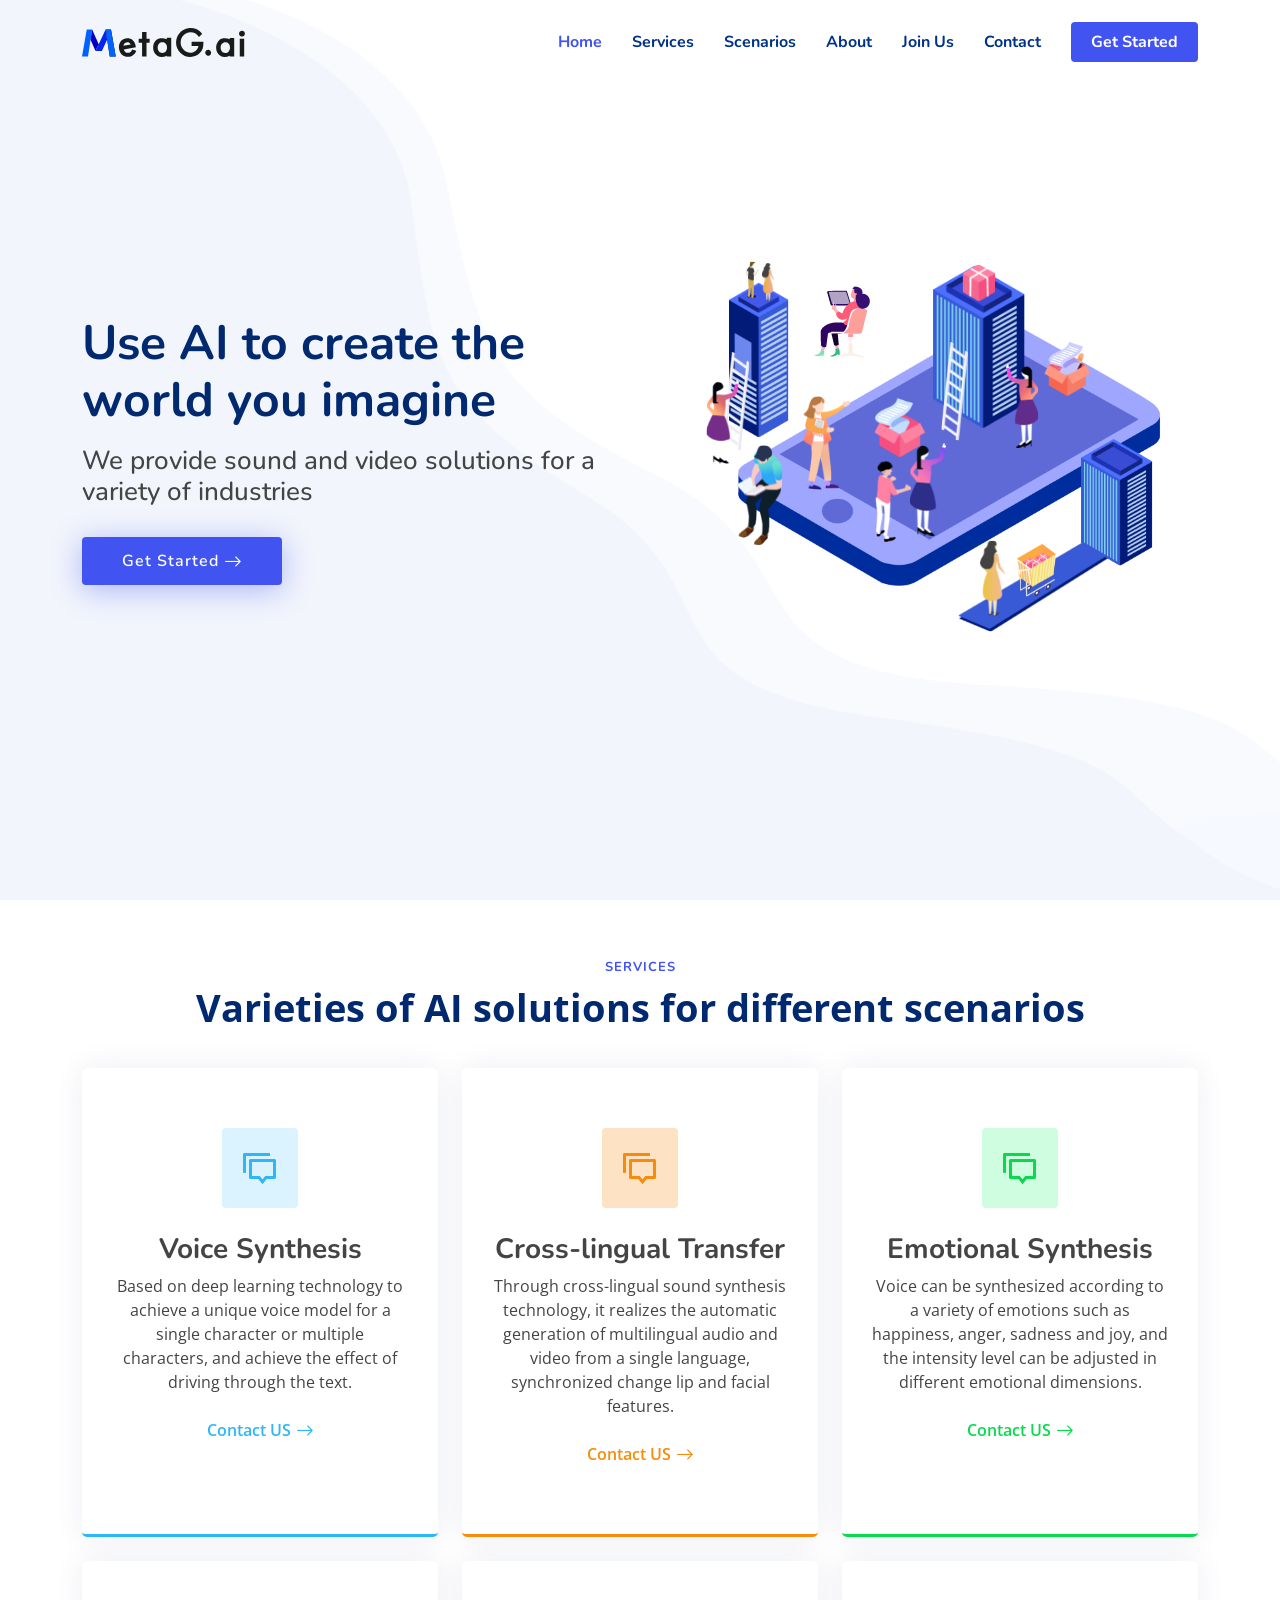
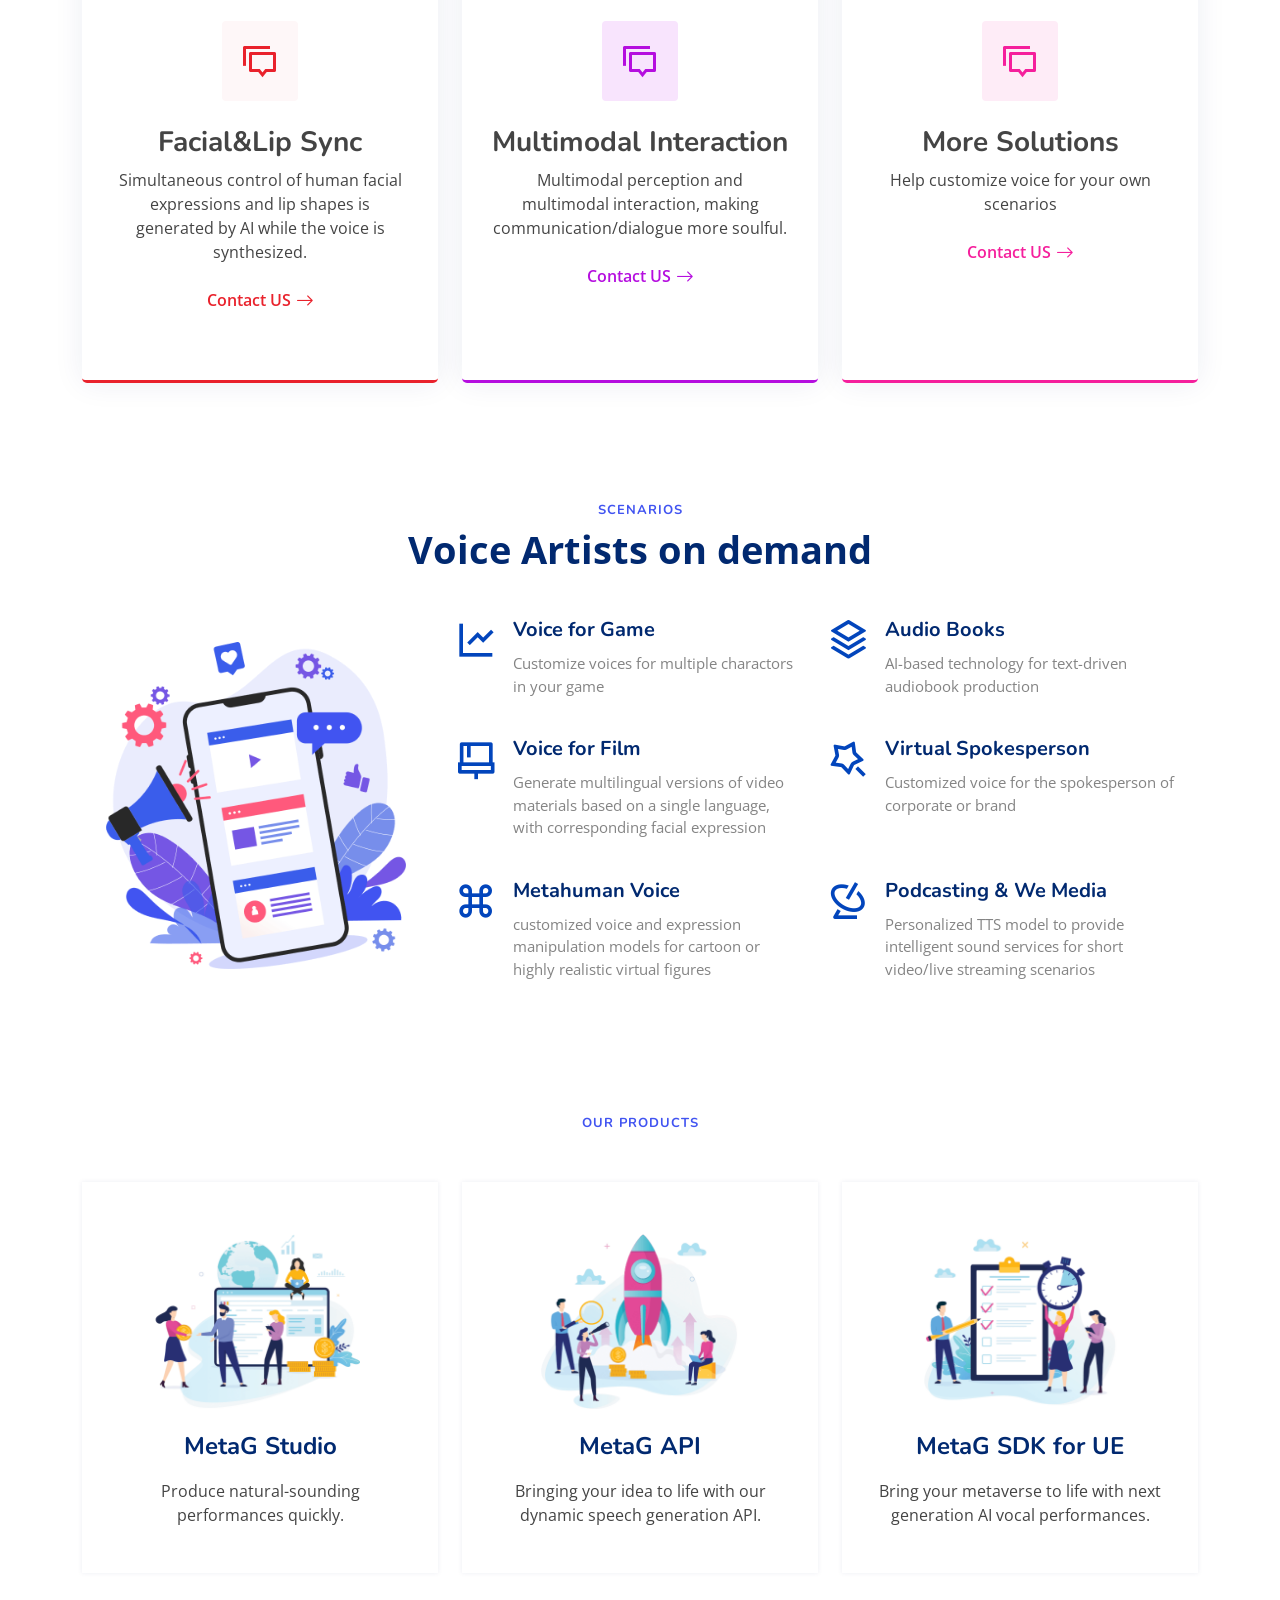
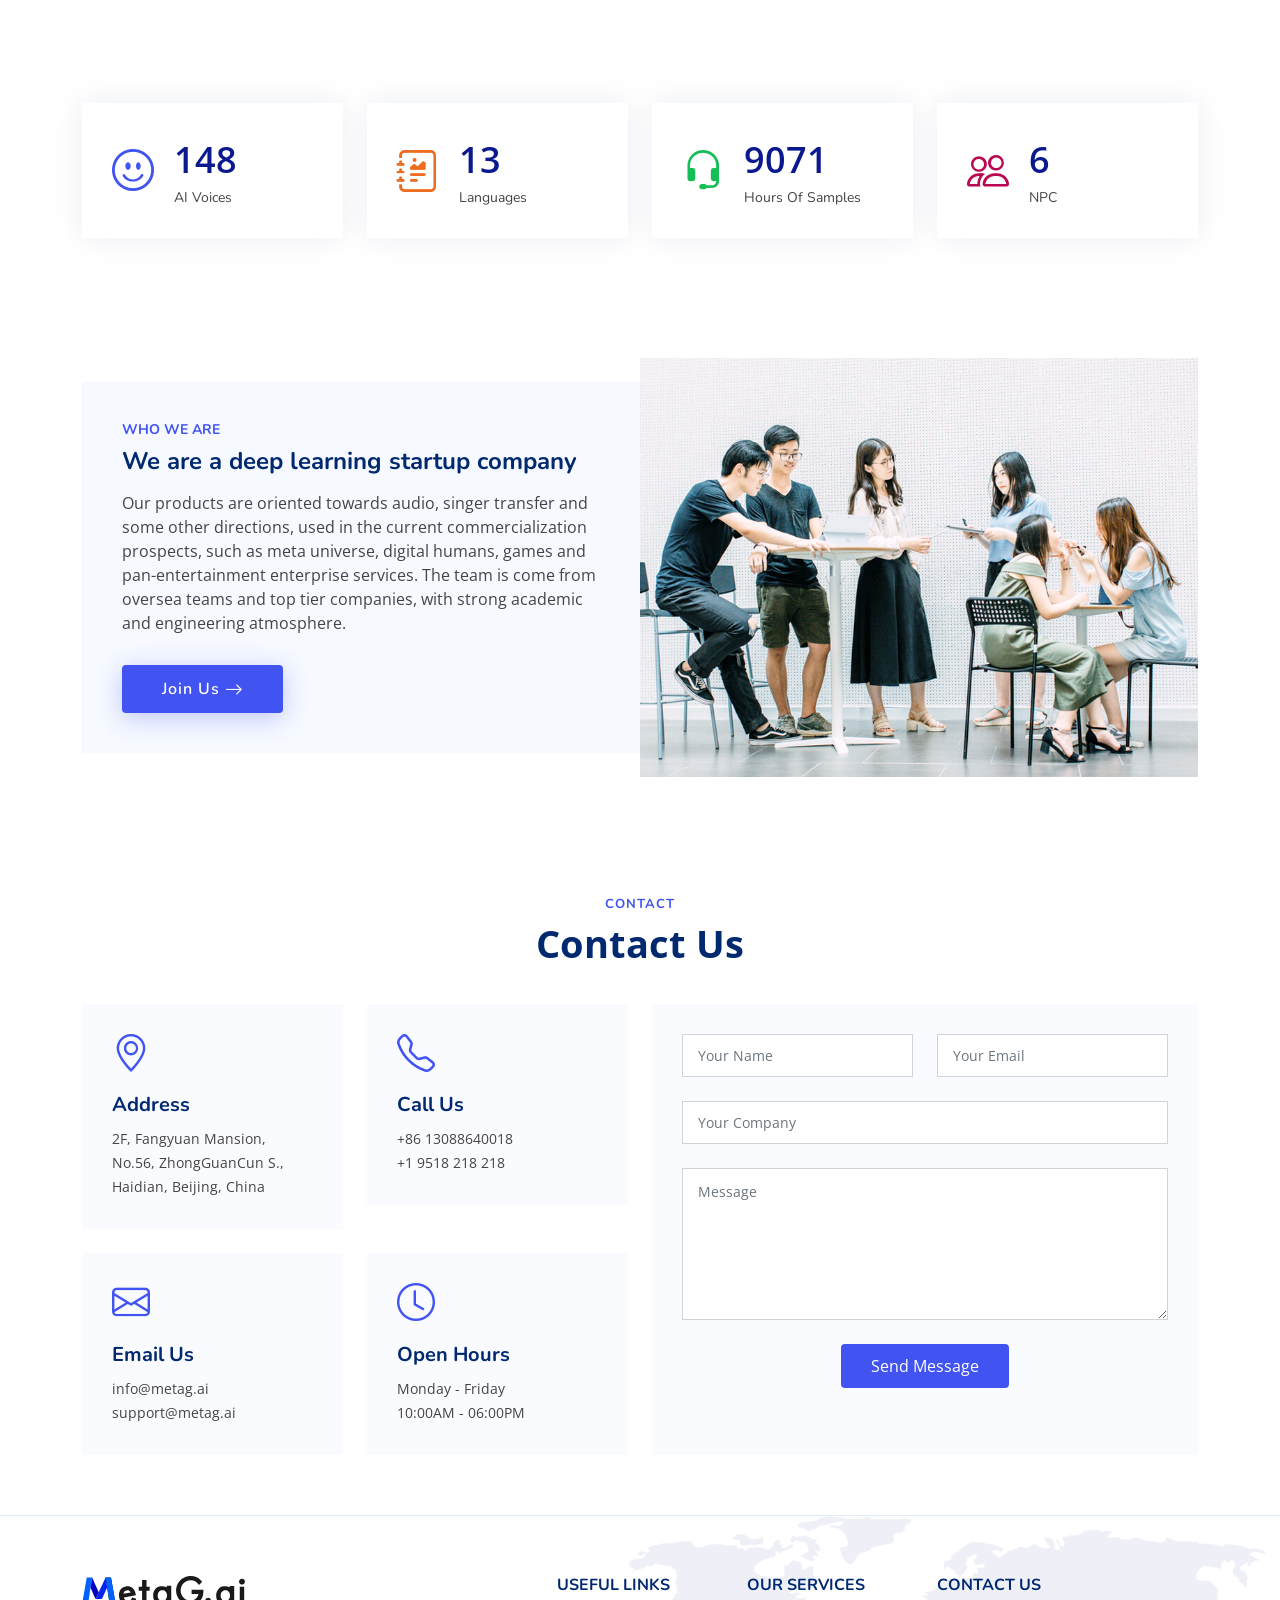
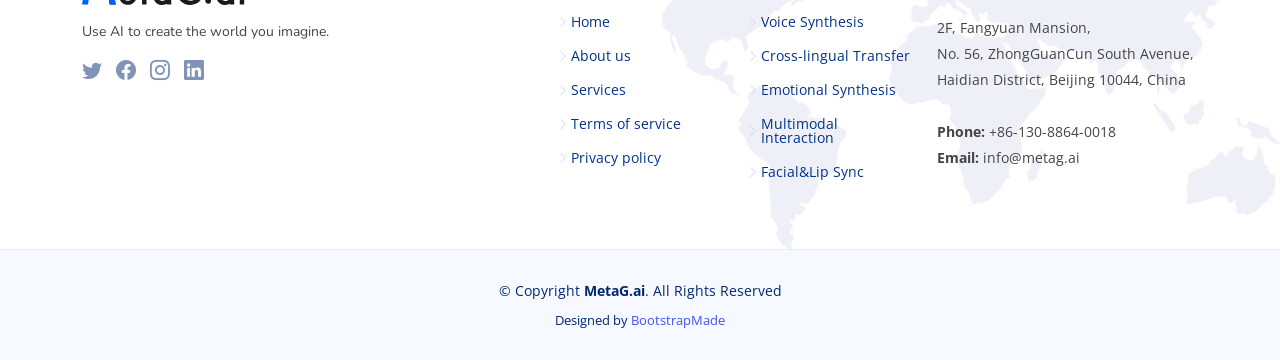
<file: index.html>
<!DOCTYPE html>
<html lang="en">

<head>
  <meta charset="utf-8">
  <meta content="width=device-width, initial-scale=1.0" name="viewport">

  <title>MetagG.AI - Use AI to create the world you imagine</title>
  <meta content="MetaG.ai Use AI to creat the world you imagine" name="description">

  <meta content="metagai,metag,metag-ai" name="keywords">

  <!-- Favicons -->
  <link href="assets/img/favicon.png" rel="icon">
  <link href="assets/img/apple-touch-icon.png" rel="apple-touch-icon">

  <!-- Google Fonts -->
  <link href="https://fonts.googleapis.com/css?family=Open+Sans:300,300i,400,400i,600,600i,700,700i|Nunito:300,300i,400,400i,600,600i,700,700i|Poppins:300,300i,400,400i,500,500i,600,600i,700,700i" rel="stylesheet">

  <!-- Vendor CSS Files -->
  <link href="assets/vendor/aos/aos.css" rel="stylesheet">
  <link href="assets/vendor/bootstrap/css/bootstrap.min.css" rel="stylesheet">
  <link href="assets/vendor/bootstrap-icons/bootstrap-icons.css" rel="stylesheet">
  <link href="assets/vendor/glightbox/css/glightbox.min.css" rel="stylesheet">
  <link href="assets/vendor/remixicon/remixicon.css" rel="stylesheet">
  <link href="assets/vendor/swiper/swiper-bundle.min.css" rel="stylesheet">

  <!-- Template Main CSS File -->
  <link href="assets/css/style.css" rel="stylesheet">
</head>

<body>

  <!-- ======= Header ======= -->
  <header id="header" class="header fixed-top">
    <div class="container-fluid container-xl d-flex align-items-center justify-content-between">

      <a href="index.html" class="logo d-flex align-items-center">
        <img src="assets/img/logo.svg" alt="">
        <span></span>
      </a>

      <nav id="navbar" class="navbar">
        <ul>
          <li><a class="nav-link scrollto active" href="#hero">Home</a></li>
          <li><a class="nav-link scrollto" href="#services">Services</a></li>
          <li><a class="nav-link scrollto" href="#features">Scenarios</a></li>
          <li><a class="nav-link scrollto" href="#about">About</a></li>
	 <!--
          <li class="dropdown"><a href="#"><span>Drop Down</span> <i class="bi bi-chevron-down"></i></a>
            <ul>
              <li><a href="#">Drop Down 1</a></li>
              <li class="dropdown"><a href="#"><span>Deep Drop Down</span> <i class="bi bi-chevron-right"></i></a>
                <ul>
                  <li><a href="#">Deep Drop Down 1</a></li>
                  <li><a href="#">Deep Drop Down 2</a></li>
                  <li><a href="#">Deep Drop Down 3</a></li>
                  <li><a href="#">Deep Drop Down 4</a></li>
                  <li><a href="#">Deep Drop Down 5</a></li>
                </ul>
              </li>
              <li><a href="#">Drop Down 2</a></li>
              <li><a href="#">Drop Down 3</a></li>
              <li><a href="#">Drop Down 4</a></li>
            </ul>
          </li>
	  -->
          <li><a class="nav-link scrollto" href="join-us.html">Join Us</a></li>
          <li><a class="nav-link scrollto" href="#contact">Contact</a></li>
          <li><a class="getstarted scrollto" href="#contact">Get Started</a></li>
        </ul>
        <i class="bi bi-list mobile-nav-toggle"></i>
      </nav><!-- .navbar -->

    </div>
  </header><!-- End Header -->

  <!-- ======= Hero Section ======= -->
  <section id="hero" class="hero d-flex align-items-center">

    <div class="container">
      <div class="row">
        <div class="col-lg-6 d-flex flex-column justify-content-center">
          <h1 data-aos="fade-up">Use AI to create the world you imagine</h1>
          <h2 data-aos="fade-up" data-aos-delay="400">We provide sound and video solutions for a variety of industries </h2>
          <div data-aos="fade-up" data-aos-delay="600">
            <div class="text-center text-lg-start">
              <a href="#contact" class="btn-get-started scrollto d-inline-flex align-items-center justify-content-center align-self-center">
                <span>Get Started</span>
                <i class="bi bi-arrow-right"></i>
              </a>
            </div>
          </div>
        </div>
        <div class="col-lg-6 hero-img" data-aos="zoom-out" data-aos-delay="200">
          <img src="assets/img/hero-img.png" class="img-fluid" alt="">
        </div>
      </div>
    </div>

  </section><!-- End Hero -->

  <main id="main">

    <!-- ======= Services Section ======= -->
    <section id="services" class="services">

      <div class="container" data-aos="fade-up">

        <header class="section-header">
          <h2>Services</h2>
          <p>Varieties of AI solutions for different scenarios</p>
        </header>

        <div class="row gy-4">

          <div class="col-lg-4 col-md-6" data-aos="fade-up" data-aos-delay="200">
            <div class="service-box blue">
              <i class="ri-discuss-line icon"></i>
              <h3>Voice Synthesis</h3>
              <p>Based on deep learning technology to achieve a unique voice model for a single character or multiple characters, and achieve the effect of driving through the text.</p>
              <a href="#contact" class="read-more"><span>Contact US</span> <i class="bi bi-arrow-right"></i></a>
            </div>
          </div>

          <div class="col-lg-4 col-md-6" data-aos="fade-up" data-aos-delay="300">
            <div class="service-box orange">
              <i class="ri-discuss-line icon"></i>
              <h3>Cross-lingual Transfer</h3>
              <p>Through cross-lingual sound synthesis technology, it realizes the automatic generation of multilingual audio and video from a single language, synchronized change lip and facial features.</p>
              <a href="#contact" class="read-more"><span>Contact US</span> <i class="bi bi-arrow-right"></i></a>
            </div>
          </div>

          <div class="col-lg-4 col-md-6" data-aos="fade-up" data-aos-delay="400">
            <div class="service-box green">
              <i class="ri-discuss-line icon"></i>
              <h3>Emotional Synthesis</h3>
              <p>Voice can be synthesized according to a variety of emotions such as happiness, anger, sadness and joy, and the intensity level can be adjusted in different emotional dimensions.</p>
              <a href="#contact" class="read-more"><span>Contact US</span> <i class="bi bi-arrow-right"></i></a>
            </div>
          </div>

          <div class="col-lg-4 col-md-6" data-aos="fade-up" data-aos-delay="500">
            <div class="service-box red">
              <i class="ri-discuss-line icon"></i>
              <h3>Facial&Lip Sync</h3>
              <p>Simultaneous control of human facial expressions and lip shapes is generated by AI while the voice is synthesized.</p>
              <a href="#contact" class="read-more"><span>Contact US</span> <i class="bi bi-arrow-right"></i></a>
            </div>
          </div>

          <div class="col-lg-4 col-md-6" data-aos="fade-up" data-aos-delay="600">
            <div class="service-box purple">
              <i class="ri-discuss-line icon"></i>
              <h3>Multimodal Interaction</h3>
              <p>Multimodal perception and multimodal interaction, making communication/dialogue more soulful.</p>
              <a href="#contact" class="read-more"><span>Contact US</span> <i class="bi bi-arrow-right"></i></a>
            </div>
          </div>

          <div class="col-lg-4 col-md-6" data-aos="fade-up" data-aos-delay="700">
            <div class="service-box pink">
              <i class="ri-discuss-line icon"></i>
              <h3>More Solutions</h3>
              <p>Help customize voice for your own scenarios</p>
              <a href="#contact" class="read-more"><span>Contact US</span> <i class="bi bi-arrow-right"></i></a>
            </div>
          </div>

        </div>

      </div>

    </section><!-- End Services Section -->


    <!-- ======= Features Section ======= -->
    <section id="features" class="features">

      <div class="container" data-aos="fade-up">

        <header class="section-header">
          <h2>Scenarios</h2>
          <p> Voice Artists on demand </p>
        </header>

        <!-- Feature Icons -->
        <div class="row feature-icons" data-aos="fade-up">

          <div class="row">

            <div class="col-xl-4 text-center" data-aos="fade-right" data-aos-delay="100">
              <img src="assets/img/features-3.png" class="img-fluid p-4" alt="">
            </div>

            <div class="col-xl-8 d-flex content">
              <div class="row align-self-center gy-4">

                <div class="col-md-6 icon-box" data-aos="fade-up">
                  <i class="ri-line-chart-line"></i>
                  <div>
                    <h4>Voice for Game</h4>
                    <p>Customize voices for multiple charactors in your game</p>
                  </div>
                </div>

                <div class="col-md-6 icon-box" data-aos="fade-up" data-aos-delay="100">
                  <i class="ri-stack-line"></i>
                  <div>
                    <h4>Audio Books</h4>
                    <p>AI-based technology for text-driven audiobook production</p>
                  </div>
                </div>

                <div class="col-md-6 icon-box" data-aos="fade-up" data-aos-delay="200">
                  <i class="ri-brush-4-line"></i>
                  <div>
                    <h4>Voice for Film</h4>
                    <p>Generate multilingual versions of video materials based on a single language, with corresponding facial expression</p>
                  </div>
                </div>

                <div class="col-md-6 icon-box" data-aos="fade-up" data-aos-delay="300">
                  <i class="ri-magic-line"></i>
                  <div>
                    <h4>Virtual Spokesperson</h4>
                    <p>Customized voice for the spokesperson of corporate or brand</p>
                  </div>
                </div>

                <div class="col-md-6 icon-box" data-aos="fade-up" data-aos-delay="400">
                  <i class="ri-command-line"></i>
                  <div>
                    <h4>Metahuman Voice</h4>
                    <p>customized voice and expression manipulation models for cartoon or highly realistic virtual figures</p>
                  </div>
                </div>

                <div class="col-md-6 icon-box" data-aos="fade-up" data-aos-delay="500">
                  <i class="ri-radar-line"></i>
                  <div>
                    <h4>Podcasting & We Media</h4>
                    <p>Personalized TTS model to provide intelligent sound services for short video/live streaming scenarios</p>
                  </div>
                </div>

              </div>
            </div>

          </div>

        </div><!-- End Feature Icons -->

      </div>

    </section><!-- End Features Section -->


    <!-- ======= Values Section ======= -->
    <section id="values" class="values">

      <div class="container" data-aos="fade-up">

        <header class="section-header">
          <h2>Our Products</h2>
          <p></p>
        </header>

        <div class="row">

          <div class="col-lg-4" data-aos="fade-up" data-aos-delay="200">
            <div class="box">
              <img src="assets/img/values-1.png" class="img-fluid" alt="">
              <h3>MetaG Studio</h3>
              <p>Produce natural-sounding performances quickly.</p>
            </div>
          </div>

          <div class="col-lg-4 mt-4 mt-lg-0" data-aos="fade-up" data-aos-delay="400">
            <div class="box">
              <img src="assets/img/values-2.png" class="img-fluid" alt="">
              <h3>MetaG API</h3>
              <p>Bringing your idea to life with our dynamic speech generation API. </p>
            </div>
          </div>

          <div class="col-lg-4 mt-4 mt-lg-0" data-aos="fade-up" data-aos-delay="600">
            <div class="box">
              <img src="assets/img/values-3.png" class="img-fluid" alt="">
              <h3>MetaG SDK for UE</h3>
              <p>Bring your metaverse to life with next generation AI vocal performances. </p>
            </div>
          </div>

        </div>

      </div>

    </section><!-- End Values Section -->

    <!-- ======= Counts Section ======= -->
    <section id="counts" class="counts">
      <div class="container" data-aos="fade-up">

        <div class="row gy-4">

          <div class="col-lg-3 col-md-6">
            <div class="count-box">
              <i class="bi bi-emoji-smile"></i>
              <div>
                <span data-purecounter-start="0" data-purecounter-end="232" data-purecounter-duration="1" class="purecounter"></span>
                <p>AI Voices</p>
              </div>
            </div>
          </div>

          <div class="col-lg-3 col-md-6">
            <div class="count-box">
              <i class="bi bi-journal-richtext" style="color: #ee6c20;"></i>
              <div>
                <span data-purecounter-start="0" data-purecounter-end="21" data-purecounter-duration="1" class="purecounter"></span>
                <p>Languages</p>
              </div>
            </div>
          </div>

          <div class="col-lg-3 col-md-6">
            <div class="count-box">
              <i class="bi bi-headset" style="color: #15be56;"></i>
              <div>
                <span data-purecounter-start="0" data-purecounter-end="14631" data-purecounter-duration="1" class="purecounter"></span>
                <p>Hours Of Samples</p>
              </div>
            </div>
          </div>

          <div class="col-lg-3 col-md-6">
            <div class="count-box">
              <i class="bi bi-people" style="color: #bb0852;"></i>
              <div>
                <span data-purecounter-start="0" data-purecounter-end="10" data-purecounter-duration="1" class="purecounter"></span>
                <p>NPC</p>
              </div>
            </div>
          </div>

        </div>

      </div>
    </section><!-- End Counts Section -->

    <!-- ======= About Section ======= -->
    <section id="about" class="about">

      <div class="container" data-aos="fade-up">

        <div class="row gx-0">

          <div class="col-lg-6 d-flex flex-column justify-content-center" data-aos="fade-up" data-aos-delay="200">
            <div class="content">
              <h3>Who We Are</h3>
              <h2> We are a deep learning startup company </h2>
              <p>
                Our products are oriented towards audio, singer transfer and some other directions, used in the current commercialization prospects, such as meta universe, digital humans, games and pan-entertainment enterprise services. The team is come from oversea teams and top tier companies, with strong academic and engineering atmosphere.               </p>
              <div class="text-center text-lg-start">
                <a href="#" class="btn-read-more d-inline-flex align-items-center justify-content-center align-self-center">
                  <span>Join Us</span>
                  <i class="bi bi-arrow-right"></i>
                </a>
              </div>
            </div>
          </div>

          <div class="col-lg-6 d-flex align-items-center" data-aos="zoom-out" data-aos-delay="200">
            <img src="assets/img/about.jpg" class="img-fluid" alt="">
          </div>

        </div>
      </div>

    </section><!-- End About Section -->



    <!-- ======= Contact Section ======= -->
    <section id="contact" class="contact">

      <div class="container" data-aos="fade-up">

        <header class="section-header">
          <h2>Contact</h2>
          <p>Contact Us</p>
        </header>

        <div class="row gy-4">

          <div class="col-lg-6">

            <div class="row gy-4">
              <div class="col-md-6">
                <div class="info-box">
                  <i class="bi bi-geo-alt"></i>
                  <h3>Address</h3>
		  <p>2F, Fangyuan Mansion,<br>
		  No.56, ZhongGuanCun S.,
		  Haidian, Beijing, China</p>
                </div>
              </div>
              <div class="col-md-6">
                <div class="info-box">
                  <i class="bi bi-telephone"></i>
                  <h3>Call Us</h3>
                  <p>+86 13088640018<br>+1 9518 218 218</p>
                </div>
              </div>
              <div class="col-md-6">
                <div class="info-box">
                  <i class="bi bi-envelope"></i>
                  <h3>Email Us</h3>
                  <p>info@metag.ai<br>support@metag.ai</p>
                </div>
              </div>
              <div class="col-md-6">
                <div class="info-box">
                  <i class="bi bi-clock"></i>
                  <h3>Open Hours</h3>
                  <p>Monday - Friday<br>10:00AM - 06:00PM</p>
                </div>
              </div>
            </div>

          </div>

          <div class="col-lg-6">
            <form action="https://prod-01.southeastasia.logic.azure.com:443/workflows/b7b25a0090214853b763e1fa13b10e0f/triggers/manual/paths/invoke?api-version=2016-06-01&sp=%2Ftriggers%2Fmanual%2Frun&sv=1.0&sig=BkjumkRofwdJUbWGKPn31WHKBPopyri6vMmmE8Ojazg" method="post" class="php-email-form">
              <div class="row gy-4">

                <div class="col-md-6">
                  <input type="text" name="username" class="form-control" placeholder="Your Name" required>
                </div>

                <div class="col-md-6 ">
                  <input type="email" class="form-control" name="email" placeholder="Your Email" required>
                </div>

                <div class="col-md-12">
                  <input type="text" class="form-control" name="company" placeholder="Your Company" required>
                </div>

                <div class="col-md-12">
                  <textarea class="form-control" name="content" rows="6" placeholder="Message" required></textarea>
                </div>

                <div class="col-md-12 text-center">
                  <div class="loading">Loading</div>
                  <div class="error-message"></div>
                  <div class="sent-message">Your message has been sent. Thank you!</div>

                  <button type="submit">Send Message</button>
                </div>

              </div>
            </form>

          </div>

        </div>

      </div>

    </section><!-- End Contact Section -->


  </main><!-- End #main -->

  <!-- ======= Footer ======= -->
  <footer id="footer" class="footer">

    <div class="footer-top">
      <div class="container">
        <div class="row gy-4">
          <div class="col-lg-5 col-md-12 footer-info">
            <a href="index.html" class="logo d-flex align-items-center">
              <img src="assets/img/logo.svg" alt="">
              <span></span>
            </a>
            <p>Use AI to create the world you imagine.</p>
            <div class="social-links mt-3">
              <a href="#" class="twitter"><i class="bi bi-twitter"></i></a>
              <a href="#" class="facebook"><i class="bi bi-facebook"></i></a>
              <a href="#" class="instagram"><i class="bi bi-instagram"></i></a>
              <a href="#" class="linkedin"><i class="bi bi-linkedin"></i></a>
            </div>
          </div>

          <div class="col-lg-2 col-6 footer-links">
            <h4>Useful Links</h4>
            <ul>
              <li><i class="bi bi-chevron-right"></i> <a href="#">Home</a></li>
              <li><i class="bi bi-chevron-right"></i> <a href="#">About us</a></li>
              <li><i class="bi bi-chevron-right"></i> <a href="#">Services</a></li>
              <li><i class="bi bi-chevron-right"></i> <a href="#">Terms of service</a></li>
              <li><i class="bi bi-chevron-right"></i> <a href="#">Privacy policy</a></li>
            </ul>
          </div>

          <div class="col-lg-2 col-6 footer-links">
            <h4>Our Services</h4>
            <ul>
              <li><i class="bi bi-chevron-right"></i> <a href="#">Voice Synthesis</a></li>
              <li><i class="bi bi-chevron-right"></i> <a href="#">Cross-lingual Transfer</a></li>
              <li><i class="bi bi-chevron-right"></i> <a href="#">Emotional Synthesis</a></li>
              <li><i class="bi bi-chevron-right"></i> <a href="#">Multimodal Interaction</a></li>
              <li><i class="bi bi-chevron-right"></i> <a href="#">Facial&Lip Sync</a></li>
            </ul>
          </div>

          <div class="col-lg-3 col-md-12 footer-contact text-center text-md-start">
            <h4>Contact Us</h4>
            <p>
	      2F, Fangyuan Mansion, <br>
              No. 56, ZhongGuanCun South Avenue,<br>
              Haidian District, Beijing 10044, China <br>
              <br>
              <strong>Phone:</strong> +86-130-8864-0018<br>
              <strong>Email:</strong> info@metag.ai<br>
            </p>

          </div>

        </div>
      </div>
    </div>

    <div class="container">
      <div class="copyright">
        &copy; Copyright <strong><span>MetaG.ai</span></strong>. All Rights Reserved
      </div>
      <div class="credits">
        <!-- All the links in the footer should remain intact. -->
        <!-- You can delete the links only if you purchased the pro version. -->
        <!-- Licensing information: https://bootstrapmade.com/license/ -->
        <!-- Purchase the pro version with working PHP/AJAX contact form: https://bootstrapmade.com/flexstart-bootstrap-startup-template/ -->
        Designed by <a href="https://bootstrapmade.com/">BootstrapMade</a>
      </div>
    </div>
  </footer><!-- End Footer -->

  <a href="#" class="back-to-top d-flex align-items-center justify-content-center"><i class="bi bi-arrow-up-short"></i></a>

  <!-- Vendor JS Files -->
  <script src="assets/vendor/purecounter/purecounter.js"></script>
  <script src="assets/vendor/aos/aos.js"></script>
  <script src="assets/vendor/bootstrap/js/bootstrap.bundle.min.js"></script>
  <script src="assets/vendor/glightbox/js/glightbox.min.js"></script>
  <script src="assets/vendor/isotope-layout/isotope.pkgd.min.js"></script>
  <script src="assets/vendor/swiper/swiper-bundle.min.js"></script>
  <script src="assets/vendor/php-email-form/validate.js"></script>

  <!-- Template Main JS File -->
  <script src="assets/js/main.js"></script>

</body>

</html>
</file>
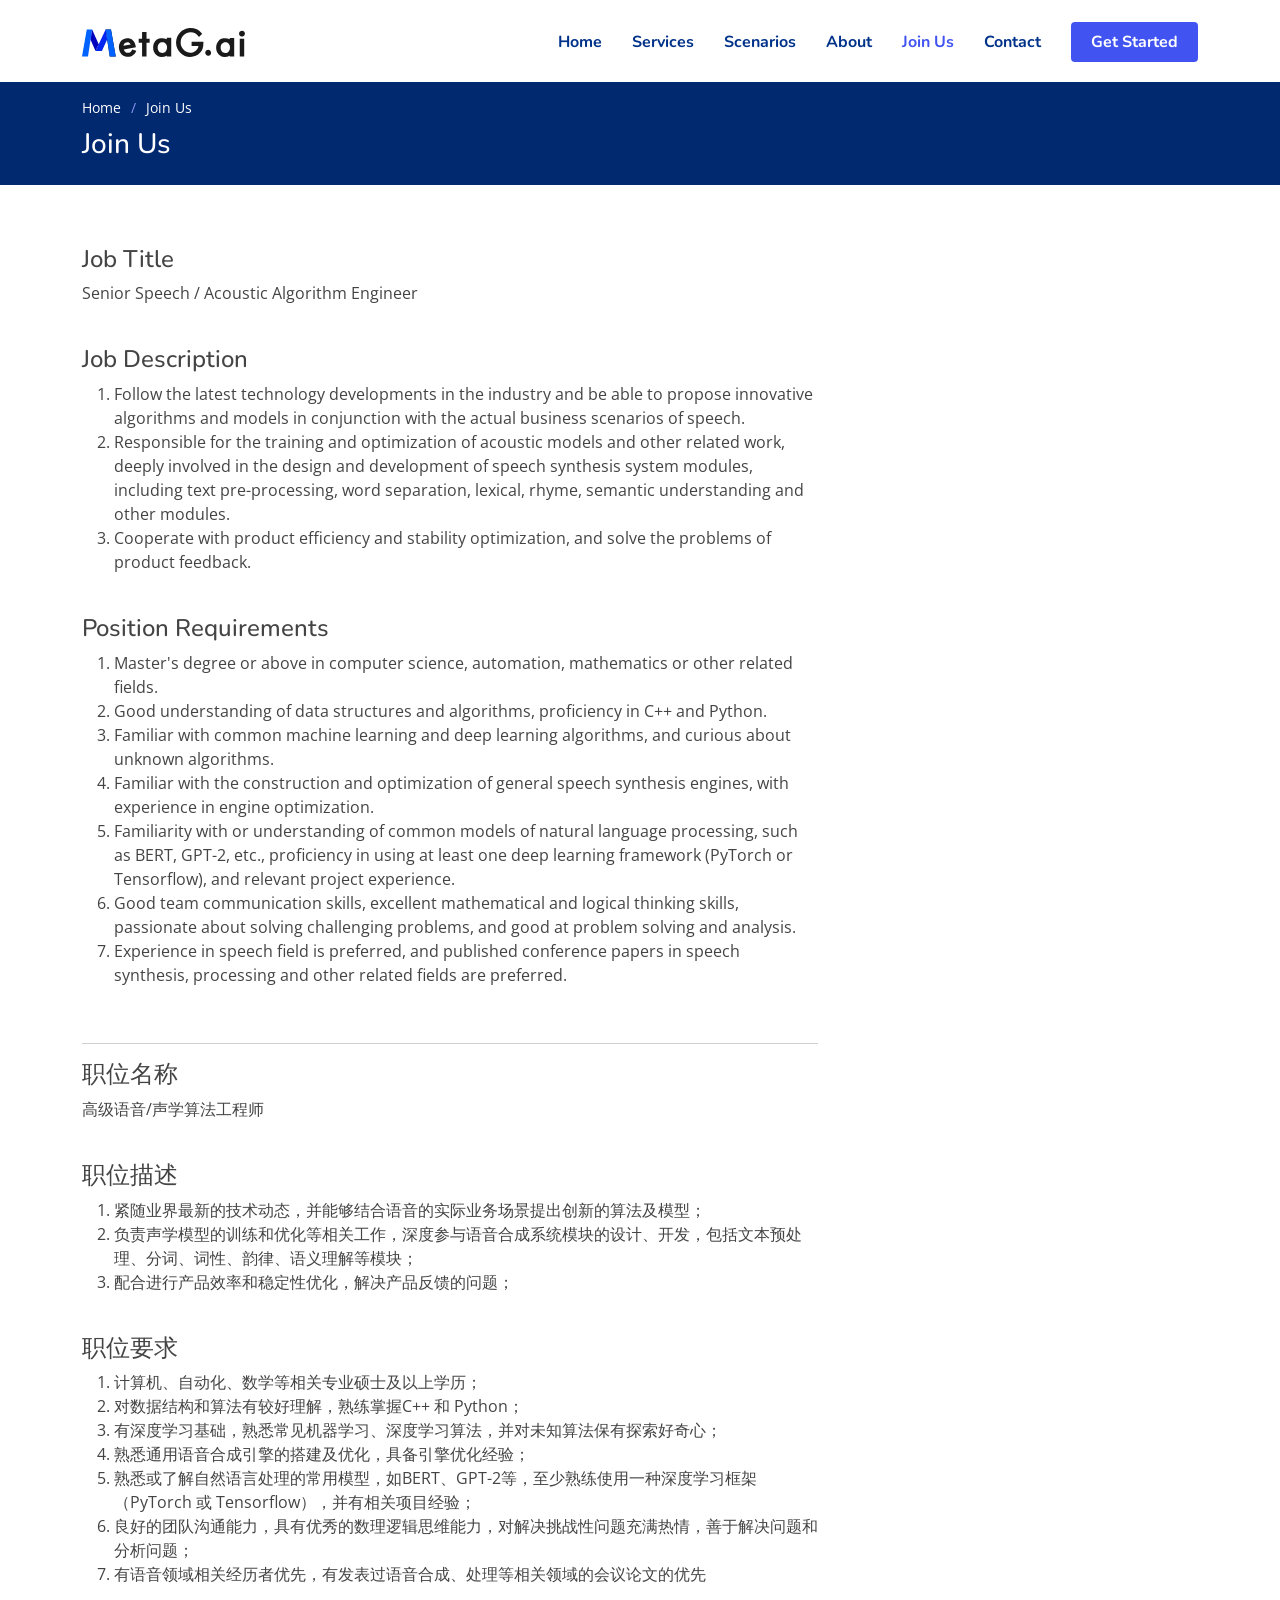
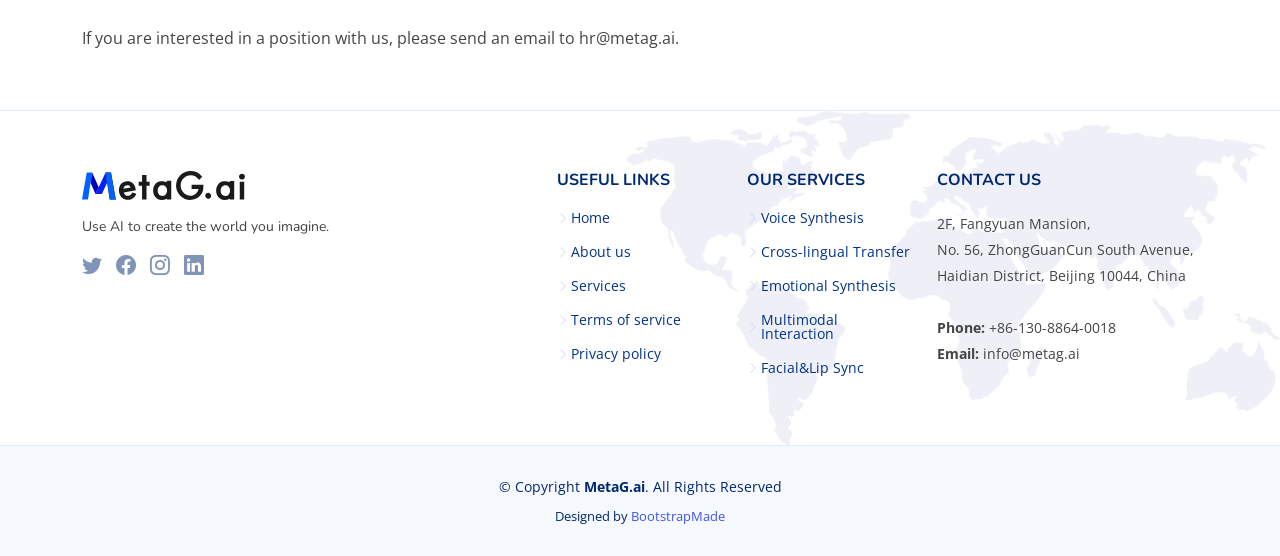
<file: join-us.html>
<!DOCTYPE html>
<html lang="en">

<head>
  <meta charset="utf-8">
  <meta content="width=device-width, initial-scale=1.0" name="viewport">

  <title>Join Us - MetagG.AI - Use AI to create the world you imagine</title>
  <meta content="MetaG.ai Use AI to creat the world you imagine" name="description">

  <meta content="metagai,metag,metag-ai" name="keywords">

  <!-- Favicons -->
  <link href="assets/img/favicon.png" rel="icon">
  <link href="assets/img/apple-touch-icon.png" rel="apple-touch-icon">

  <!-- Google Fonts -->
  <link href="https://fonts.googleapis.com/css?family=Open+Sans:300,300i,400,400i,600,600i,700,700i|Nunito:300,300i,400,400i,600,600i,700,700i|Poppins:300,300i,400,400i,500,500i,600,600i,700,700i" rel="stylesheet">

  <!-- Vendor CSS Files -->
  <link href="assets/vendor/aos/aos.css" rel="stylesheet">
  <link href="assets/vendor/bootstrap/css/bootstrap.min.css" rel="stylesheet">
  <link href="assets/vendor/bootstrap-icons/bootstrap-icons.css" rel="stylesheet">
  <link href="assets/vendor/glightbox/css/glightbox.min.css" rel="stylesheet">
  <link href="assets/vendor/remixicon/remixicon.css" rel="stylesheet">
  <link href="assets/vendor/swiper/swiper-bundle.min.css" rel="stylesheet">

  <!-- Template Main CSS File -->
  <link href="assets/css/style.css" rel="stylesheet">
</head>

<body>


  <!-- ======= Header ======= -->
  <header id="header" class="header fixed-top">
    <div class="container-fluid container-xl d-flex align-items-center justify-content-between">

      <a href="index.html" class="logo d-flex align-items-center">
        <img src="assets/img/logo.svg" alt="">
        <span></span>
      </a>

      <nav id="navbar" class="navbar">
        <ul>
          <li><a class="nav-link scrollto" href="/">Home</a></li>
          <li><a class="nav-link scrollto" href="/#services">Services</a></li>
          <li><a class="nav-link scrollto" href="/#features">Scenarios</a></li>
          <li><a class="nav-link scrollto" href="/#about">About</a></li>
	 <!--
          <li class="dropdown"><a href="#"><span>Drop Down</span> <i class="bi bi-chevron-down"></i></a>
            <ul>
              <li><a href="#">Drop Down 1</a></li>
              <li class="dropdown"><a href="#"><span>Deep Drop Down</span> <i class="bi bi-chevron-right"></i></a>
                <ul>
                  <li><a href="#">Deep Drop Down 1</a></li>
                  <li><a href="#">Deep Drop Down 2</a></li>
                  <li><a href="#">Deep Drop Down 3</a></li>
                  <li><a href="#">Deep Drop Down 4</a></li>
                  <li><a href="#">Deep Drop Down 5</a></li>
                </ul>
              </li>
              <li><a href="#">Drop Down 2</a></li>
              <li><a href="#">Drop Down 3</a></li>
              <li><a href="#">Drop Down 4</a></li>
            </ul>
          </li>
	  -->
          <li><a class="nav-link scrollto active" href="#">Join Us</a></li>
          <li><a class="nav-link scrollto" href="/#contact">Contact</a></li>
          <li><a class="getstarted scrollto" href="/#contact">Get Started</a></li>
        </ul>
        <i class="bi bi-list mobile-nav-toggle"></i>
      </nav><!-- .navbar -->

    </div>
  </header><!-- End Header -->

  <main id="main">

    <!-- ======= Breadcrumbs ======= -->
    <section class="breadcrumbs">
      <div class="container">

        <ol>
          <li><a href="index.html">Home</a></li>
          <li>Join Us</li>
        </ol>
        <h2>Join Us</h2>

      </div>
    </section><!-- End Breadcrumbs -->

    <section class="inner-page">
      <div class="container">
        <div class="row">
           <div class="col-lg-8 entries">

<h4>Job Title</h4>
    <p>Senior Speech / Acoustic Algorithm Engineer</p>
<br>
<h4>Job Description</h4>
    <ol>
    <li>Follow the latest technology developments in the industry and be able to propose innovative algorithms and models in conjunction with the actual business scenarios of speech.</li>
    <li>Responsible for the training and optimization of acoustic models and other related work, deeply involved in the design and development of speech synthesis system modules, including text pre-processing, word separation, lexical, rhyme, semantic understanding and other modules.</li>
    <li>Cooperate with product efficiency and stability optimization, and solve the problems of product feedback.</li>
    </ol>

<br>
<h4>Position Requirements</h4>
    <ol>
    <li>Master's degree or above in computer science, automation, mathematics or other related fields.</li>
    <li>Good understanding of data structures and algorithms, proficiency in C++ and Python.</li>
    <li>Familiar with common machine learning and deep learning algorithms, and curious about unknown algorithms.</li>
    <li>Familiar with the construction and optimization of general speech synthesis engines, with experience in engine optimization.</li>
    <li>Familiarity with or understanding of common models of natural language processing, such as BERT, GPT-2, etc., proficiency in using at least one deep learning framework (PyTorch or Tensorflow), and relevant project experience.</li>
    <li>Good team communication skills, excellent mathematical and logical thinking skills, passionate about solving challenging problems, and good at problem solving and analysis.</li>
    <li>Experience in speech field is preferred, and published conference papers in speech synthesis, processing and other related fields are preferred.</li>
    </ol>


<br />
<hr />




<h4>职位名称</h4>
    <p>高级语音/声学算法工程师</p>
<br>
<h4>职位描述</h4>
    <ol>
    <li>紧随业界最新的技术动态，并能够结合语音的实际业务场景提出创新的算法及模型；</li>
    <li>负责声学模型的训练和优化等相关工作，深度参与语音合成系统模块的设计、开发，包括文本预处理、分词、词性、韵律、语义理解等模块；</li>
    <li>配合进行产品效率和稳定性优化，解决产品反馈的问题；</li>
    </ol>

<br>
<h4>职位要求</h4>
    <ol>
    <li>计算机、自动化、数学等相关专业硕士及以上学历；</li>
    <li>对数据结构和算法有较好理解，熟练掌握C++ 和 Python；</li>
    <li>有深度学习基础，熟悉常见机器学习、深度学习算法，并对未知算法保有探索好奇心；</li>
    <li>熟悉通用语音合成引擎的搭建及优化，具备引擎优化经验；</li>
    <li>熟悉或了解自然语言处理的常用模型，如BERT、GPT-2等，至少熟练使用一种深度学习框架（PyTorch 或 Tensorflow），并有相关项目经验；</li>
    <li>良好的团队沟通能力，具有优秀的数理逻辑思维能力，对解决挑战性问题充满热情，善于解决问题和分析问题；</li>
    <li>有语音领域相关经历者优先，有发表过语音合成、处理等相关领域的会议论文的优先 </li>
    </ol>
<br />
If you are interested in a position with us, please send an email to hr@metag.ai.


           </div>
         </div>
      </div>
    </section>

  </main><!-- End #main -->

  <!-- ======= Footer ======= -->
  <footer id="footer" class="footer">

    <div class="footer-top">
      <div class="container">
        <div class="row gy-4">
          <div class="col-lg-5 col-md-12 footer-info">
            <a href="index.html" class="logo d-flex align-items-center">
              <img src="assets/img/logo.svg" alt="">
              <span></span>
            </a>
            <p>Use AI to create the world you imagine.</p>
            <div class="social-links mt-3">
              <a href="#" class="twitter"><i class="bi bi-twitter"></i></a>
              <a href="#" class="facebook"><i class="bi bi-facebook"></i></a>
              <a href="#" class="instagram"><i class="bi bi-instagram"></i></a>
              <a href="#" class="linkedin"><i class="bi bi-linkedin"></i></a>
            </div>
          </div>

          <div class="col-lg-2 col-6 footer-links">
            <h4>Useful Links</h4>
            <ul>
              <li><i class="bi bi-chevron-right"></i> <a href="#">Home</a></li>
              <li><i class="bi bi-chevron-right"></i> <a href="#">About us</a></li>
              <li><i class="bi bi-chevron-right"></i> <a href="#">Services</a></li>
              <li><i class="bi bi-chevron-right"></i> <a href="#">Terms of service</a></li>
              <li><i class="bi bi-chevron-right"></i> <a href="#">Privacy policy</a></li>
            </ul>
          </div>

          <div class="col-lg-2 col-6 footer-links">
            <h4>Our Services</h4>
            <ul>
              <li><i class="bi bi-chevron-right"></i> <a href="#">Voice Synthesis</a></li>
              <li><i class="bi bi-chevron-right"></i> <a href="#">Cross-lingual Transfer</a></li>
              <li><i class="bi bi-chevron-right"></i> <a href="#">Emotional Synthesis</a></li>
              <li><i class="bi bi-chevron-right"></i> <a href="#">Multimodal Interaction</a></li>
              <li><i class="bi bi-chevron-right"></i> <a href="#">Facial&Lip Sync</a></li>
            </ul>
          </div>

          <div class="col-lg-3 col-md-12 footer-contact text-center text-md-start">
            <h4>Contact Us</h4>
            <p>
	      2F, Fangyuan Mansion, <br>
              No. 56, ZhongGuanCun South Avenue,<br>
              Haidian District, Beijing 10044, China <br>
              <br>
              <strong>Phone:</strong> +86-130-8864-0018<br>
              <strong>Email:</strong> info@metag.ai<br>
            </p>

          </div>

        </div>
      </div>
    </div>

    <div class="container">
      <div class="copyright">
        &copy; Copyright <strong><span>MetaG.ai</span></strong>. All Rights Reserved
      </div>
      <div class="credits">
        <!-- All the links in the footer should remain intact. -->
        <!-- You can delete the links only if you purchased the pro version. -->
        <!-- Licensing information: https://bootstrapmade.com/license/ -->
        <!-- Purchase the pro version with working PHP/AJAX contact form: https://bootstrapmade.com/flexstart-bootstrap-startup-template/ -->
        Designed by <a href="https://bootstrapmade.com/">BootstrapMade</a>
      </div>
    </div>
  </footer><!-- End Footer -->

  <a href="#" class="back-to-top d-flex align-items-center justify-content-center"><i class="bi bi-arrow-up-short"></i></a>

  <!-- Vendor JS Files -->
  <script src="assets/vendor/purecounter/purecounter.js"></script>
  <script src="assets/vendor/aos/aos.js"></script>
  <script src="assets/vendor/bootstrap/js/bootstrap.bundle.min.js"></script>
  <script src="assets/vendor/glightbox/js/glightbox.min.js"></script>
  <script src="assets/vendor/isotope-layout/isotope.pkgd.min.js"></script>
  <script src="assets/vendor/swiper/swiper-bundle.min.js"></script>
  <script src="assets/vendor/php-email-form/validate.js"></script>

  <!-- Template Main JS File -->
  <script src="assets/js/main.js"></script>

</body>

</html>
</file>
<file: assets/css/style.css>
/**
* Template Name: FlexStart - v1.9.0
* Template URL: https://bootstrapmade.com/flexstart-bootstrap-startup-template/
* Author: BootstrapMade.com
* License: https://bootstrapmade.com/license/
*/

/*--------------------------------------------------------------
# General
--------------------------------------------------------------*/
:root {
  scroll-behavior: smooth;
}

body {
  font-family: "Open Sans", sans-serif;
  color: #444444;
}

a {
  color: #4154f1;
  text-decoration: none;
}

a:hover {
  color: #717ff5;
  text-decoration: none;
}

h1, h2, h3, h4, h5, h6 {
  font-family: "Nunito", sans-serif;
}

/*--------------------------------------------------------------
# Sections
--------------------------------------------------------------*/
section {
  padding: 60px 0;
  overflow: hidden;
}

.section-header {
  text-align: center;
  padding-bottom: 40px;
}
.section-header h2 {
  font-size: 13px;
  letter-spacing: 1px;
  font-weight: 700;
  margin: 0;
  color: #4154f1;
  text-transform: uppercase;
}
.section-header p {
  margin: 10px 0 0 0;
  padding: 0;
  font-size: 38px;
  line-height: 42px;
  font-weight: 700;
  color: #012970;
}
@media (max-width: 768px) {
  .section-header p {
    font-size: 28px;
    line-height: 32px;
  }
}

/*--------------------------------------------------------------
# Breadcrumbs
--------------------------------------------------------------*/
.breadcrumbs {
  padding: 15px 0;
  background: #012970;
  min-height: 40px;
  margin-top: 82px;
  color: #fff;
}
@media (max-width: 992px) {
  .breadcrumbs {
    margin-top: 57px;
  }
}
.breadcrumbs h2 {
  font-size: 28px;
  font-weight: 500;
}
.breadcrumbs ol {
  display: flex;
  flex-wrap: wrap;
  list-style: none;
  padding: 0 0 10px 0;
  margin: 0;
  font-size: 14px;
}
.breadcrumbs ol a {
  color: #fff;
  transition: 0.3s;
}
.breadcrumbs ol a:hover {
  text-decoration: underline;
}
.breadcrumbs ol li + li {
  padding-left: 10px;
}
.breadcrumbs ol li + li::before {
  display: inline-block;
  padding-right: 10px;
  color: #8894f6;
  content: "/";
}

/*--------------------------------------------------------------
# Back to top button
--------------------------------------------------------------*/
.back-to-top {
  position: fixed;
  visibility: hidden;
  opacity: 0;
  right: 15px;
  bottom: 15px;
  z-index: 99999;
  background: #4154f1;
  width: 40px;
  height: 40px;
  border-radius: 4px;
  transition: all 0.4s;
}
.back-to-top i {
  font-size: 24px;
  color: #fff;
  line-height: 0;
}
.back-to-top:hover {
  background: #6776f4;
  color: #fff;
}
.back-to-top.active {
  visibility: visible;
  opacity: 1;
}

/*--------------------------------------------------------------
# Disable aos animation delay on mobile devices
--------------------------------------------------------------*/
@media screen and (max-width: 768px) {
  [data-aos-delay] {
    transition-delay: 0 !important;
  }
}
/*--------------------------------------------------------------
# Header
--------------------------------------------------------------*/
.header {
  transition: all 0.5s;
  z-index: 997;
  padding: 20px 0;
}
.header.header-scrolled {
  background: #fff;
  padding: 15px 0;
  box-shadow: 0px 2px 20px rgba(1, 41, 112, 0.1);
}
.header .logo {
  line-height: 0;
}
.header .logo img {
  max-height: 40px;
  margin-right: 6px;
}
.header .logo span {
  font-size: 30px;
  font-weight: 700;
  letter-spacing: 1px;
  color: #012970;
  font-family: "Nunito", sans-serif;
  margin-top: 3px;
}

/*--------------------------------------------------------------
# Navigation Menu
--------------------------------------------------------------*/
/**
* Desktop Navigation 
*/
.navbar {
  padding: 0;
}
.navbar ul {
  margin: 0;
  padding: 0;
  display: flex;
  list-style: none;
  align-items: center;
}
.navbar li {
  position: relative;
}
.navbar a, .navbar a:focus {
  display: flex;
  align-items: center;
  justify-content: space-between;
  padding: 10px 0 10px 30px;
  font-family: "Nunito", sans-serif;
  font-size: 16px;
  font-weight: 700;
  color: #013289;
  white-space: nowrap;
  transition: 0.3s;
}
.navbar a i, .navbar a:focus i {
  font-size: 12px;
  line-height: 0;
  margin-left: 5px;
}
.navbar a:hover, .navbar .active, .navbar .active:focus, .navbar li:hover > a {
  color: #4154f1;
}
.navbar .getstarted, .navbar .getstarted:focus {
  background: #4154f1;
  padding: 8px 20px;
  margin-left: 30px;
  border-radius: 4px;
  color: #fff;
}
.navbar .getstarted:hover, .navbar .getstarted:focus:hover {
  color: #fff;
  background: #5969f3;
}
.navbar .dropdown ul {
  display: block;
  position: absolute;
  left: 14px;
  top: calc(100% + 30px);
  margin: 0;
  padding: 10px 0;
  z-index: 99;
  opacity: 0;
  visibility: hidden;
  background: #fff;
  box-shadow: 0px 0px 30px rgba(127, 137, 161, 0.25);
  transition: 0.3s;
  border-radius: 4px;
}
.navbar .dropdown ul li {
  min-width: 200px;
}
.navbar .dropdown ul a {
  padding: 10px 20px;
  font-size: 15px;
  text-transform: none;
  font-weight: 600;
}
.navbar .dropdown ul a i {
  font-size: 12px;
}
.navbar .dropdown ul a:hover, .navbar .dropdown ul .active:hover, .navbar .dropdown ul li:hover > a {
  color: #4154f1;
}
.navbar .dropdown:hover > ul {
  opacity: 1;
  top: 100%;
  visibility: visible;
}
.navbar .dropdown .dropdown ul {
  top: 0;
  left: calc(100% - 30px);
  visibility: hidden;
}
.navbar .dropdown .dropdown:hover > ul {
  opacity: 1;
  top: 0;
  left: 100%;
  visibility: visible;
}
@media (max-width: 1366px) {
  .navbar .dropdown .dropdown ul {
    left: -90%;
  }
  .navbar .dropdown .dropdown:hover > ul {
    left: -100%;
  }
}

/**
* Mobile Navigation 
*/
.mobile-nav-toggle {
  color: #012970;
  font-size: 28px;
  cursor: pointer;
  display: none;
  line-height: 0;
  transition: 0.5s;
}
.mobile-nav-toggle.bi-x {
  color: #fff;
}

@media (max-width: 991px) {
  .mobile-nav-toggle {
    display: block;
  }

  .navbar ul {
    display: none;
  }
}
.navbar-mobile {
  position: fixed;
  overflow: hidden;
  top: 0;
  right: 0;
  left: 0;
  bottom: 0;
  background: rgba(1, 22, 61, 0.9);
  transition: 0.3s;
}
.navbar-mobile .mobile-nav-toggle {
  position: absolute;
  top: 15px;
  right: 15px;
}
.navbar-mobile ul {
  display: block;
  position: absolute;
  top: 55px;
  right: 15px;
  bottom: 15px;
  left: 15px;
  padding: 10px 0;
  border-radius: 10px;
  background-color: #fff;
  overflow-y: auto;
  transition: 0.3s;
}
.navbar-mobile a, .navbar-mobile a:focus {
  padding: 10px 20px;
  font-size: 15px;
  color: #012970;
}
.navbar-mobile a:hover, .navbar-mobile .active, .navbar-mobile li:hover > a {
  color: #4154f1;
}
.navbar-mobile .getstarted, .navbar-mobile .getstarted:focus {
  margin: 15px;
}
.navbar-mobile .dropdown ul {
  position: static;
  display: none;
  margin: 10px 20px;
  padding: 10px 0;
  z-index: 99;
  opacity: 1;
  visibility: visible;
  background: #fff;
  box-shadow: 0px 0px 30px rgba(127, 137, 161, 0.25);
}
.navbar-mobile .dropdown ul li {
  min-width: 200px;
}
.navbar-mobile .dropdown ul a {
  padding: 10px 20px;
}
.navbar-mobile .dropdown ul a i {
  font-size: 12px;
}
.navbar-mobile .dropdown ul a:hover, .navbar-mobile .dropdown ul .active:hover, .navbar-mobile .dropdown ul li:hover > a {
  color: #4154f1;
}
.navbar-mobile .dropdown > .dropdown-active {
  display: block;
}

/*--------------------------------------------------------------
# Hero Section
--------------------------------------------------------------*/
.hero {
  width: 100%;
  height: 100vh;
  background: url(../img/hero-bg.png) top center no-repeat;
  background-size: cover;
}
.hero h1 {
  margin: 0;
  font-size: 48px;
  font-weight: 700;
  color: #012970;
}
.hero h2 {
  color: #444444;
  margin: 15px 0 0 0;
  font-size: 26px;
}
.hero .btn-get-started {
  margin-top: 30px;
  line-height: 0;
  padding: 15px 40px;
  border-radius: 4px;
  transition: 0.5s;
  color: #fff;
  background: #4154f1;
  box-shadow: 0px 5px 30px rgba(65, 84, 241, 0.4);
}
.hero .btn-get-started span {
  font-family: "Nunito", sans-serif;
  font-weight: 600;
  font-size: 16px;
  letter-spacing: 1px;
}
.hero .btn-get-started i {
  margin-left: 5px;
  font-size: 18px;
  transition: 0.3s;
}
.hero .btn-get-started:hover i {
  transform: translateX(5px);
}
.hero .hero-img {
  text-align: right;
}
@media (min-width: 1024px) {
  .hero {
    background-attachment: fixed;
  }
}
@media (max-width: 991px) {
  .hero {
    height: auto;
    padding: 120px 0 60px 0;
  }
  .hero .hero-img {
    text-align: center;
    margin-top: 80px;
  }
  .hero .hero-img img {
    width: 80%;
  }
}
@media (max-width: 768px) {
  .hero {
    text-align: center;
  }
  .hero h1 {
    font-size: 32px;
  }
  .hero h2 {
    font-size: 24px;
  }
  .hero .hero-img img {
    width: 100%;
  }
}

/*--------------------------------------------------------------
# Index Page
--------------------------------------------------------------*/
/*--------------------------------------------------------------
# About
--------------------------------------------------------------*/
.about .content {
  background-color: #f6f9ff;
  padding: 40px;
}
.about h3 {
  font-size: 14px;
  font-weight: 700;
  color: #4154f1;
  text-transform: uppercase;
}
.about h2 {
  font-size: 24px;
  font-weight: 700;
  color: #012970;
}
.about p {
  margin: 15px 0 30px 0;
  line-height: 24px;
}
.about .btn-read-more {
  line-height: 0;
  padding: 15px 40px;
  border-radius: 4px;
  transition: 0.5s;
  color: #fff;
  background: #4154f1;
  box-shadow: 0px 5px 25px rgba(65, 84, 241, 0.3);
}
.about .btn-read-more span {
  font-family: "Nunito", sans-serif;
  font-weight: 600;
  font-size: 16px;
  letter-spacing: 1px;
}
.about .btn-read-more i {
  margin-left: 5px;
  font-size: 18px;
  transition: 0.3s;
}
.about .btn-read-more:hover i {
  transform: translateX(5px);
}

/*--------------------------------------------------------------
# Values
--------------------------------------------------------------*/
.values .box {
  padding: 30px;
  box-shadow: 0px 0 5px rgba(1, 41, 112, 0.08);
  text-align: center;
  transition: 0.3s;
  height: 100%;
}
.values .box img {
  padding: 30px 50px;
  transition: 0.5s;
  transform: scale(1.1);
}
.values .box h3 {
  font-size: 24px;
  color: #012970;
  font-weight: 700;
  margin-bottom: 18px;
}
.values .box:hover {
  box-shadow: 0px 0 30px rgba(1, 41, 112, 0.08);
}
.values .box:hover img {
  transform: scale(1);
}

/*--------------------------------------------------------------
# Counts
--------------------------------------------------------------*/
.counts {
  padding: 70px 0 60px;
}
.counts .count-box {
  display: flex;
  align-items: center;
  padding: 30px;
  width: 100%;
  background: #fff;
  box-shadow: 0px 0 30px rgba(1, 41, 112, 0.08);
}
.counts .count-box i {
  font-size: 42px;
  line-height: 0;
  margin-right: 20px;
  color: #4154f1;
}
.counts .count-box span {
  font-size: 36px;
  display: block;
  font-weight: 600;
  color: #0b198f;
}
.counts .count-box p {
  padding: 0;
  margin: 0;
  font-family: "Nunito", sans-serif;
  font-size: 14px;
}

/*--------------------------------------------------------------
# Features
--------------------------------------------------------------*/
.features .feature-box {
  padding: 24px 20px;
  box-shadow: 0px 0 30px rgba(1, 41, 112, 0.08);
  transition: 0.3s;
  height: 100%;
}
.features .feature-box h3 {
  font-size: 18px;
  color: #012970;
  font-weight: 700;
  margin: 0;
}
.features .feature-box i {
  line-height: 0;
  background: #ecf3ff;
  padding: 4px;
  margin-right: 10px;
  font-size: 24px;
  border-radius: 3px;
  transition: 0.3s;
}
.features .feature-box:hover i {
  background: #4154f1;
  color: #fff;
}
.features .feture-tabs {
  margin-top: 120px;
}
.features .feture-tabs h3 {
  color: #012970;
  font-weight: 700;
  font-size: 32px;
  margin-bottom: 10px;
}
@media (max-width: 768px) {
  .features .feture-tabs h3 {
    font-size: 28px;
  }
}
.features .feture-tabs .nav-pills {
  border-bottom: 1px solid #eee;
}
.features .feture-tabs .nav-link {
  background: none;
  text-transform: uppercase;
  font-size: 15px;
  font-weight: 600;
  color: #012970;
  padding: 12px 0;
  margin-right: 25px;
  margin-bottom: -2px;
  border-radius: 0;
}
.features .feture-tabs .nav-link.active {
  color: #4154f1;
  border-bottom: 3px solid #4154f1;
}
.features .feture-tabs .tab-content h4 {
  font-size: 18px;
  margin: 0;
  font-weight: 700;
  color: #012970;
}
.features .feture-tabs .tab-content i {
  font-size: 24px;
  line-height: 0;
  margin-right: 8px;
  color: #4154f1;
}
.features .feature-icons {
  margin-top: 8px;
}
.features .feature-icons h3 {
  color: #012970;
  font-weight: 700;
  font-size: 32px;
  margin-bottom: 20px;
  text-align: center;
}
@media (max-width: 768px) {
  .features .feature-icons h3 {
    font-size: 28px;
  }
}
.features .feature-icons .content .icon-box {
  display: flex;
}
.features .feature-icons .content .icon-box h4 {
  font-size: 20px;
  font-weight: 700;
  margin: 0 0 10px 0;
  color: #012970;
}
.features .feature-icons .content .icon-box i {
  font-size: 44px;
  line-height: 44px;
  color: #0245bc;
  margin-right: 15px;
}
.features .feature-icons .content .icon-box p {
  font-size: 15px;
  color: #848484;
}

/*--------------------------------------------------------------
# Services
--------------------------------------------------------------*/
.services .service-box {
  box-shadow: 0px 0 30px rgba(1, 41, 112, 0.08);
  height: 100%;
  padding: 60px 30px;
  text-align: center;
  transition: 0.3s;
  border-radius: 5px;
}
.services .service-box .icon {
  font-size: 36px;
  padding: 40px 20px;
  border-radius: 4px;
  position: relative;
  margin-bottom: 25px;
  display: inline-block;
  line-height: 0;
  transition: 0.3s;
}
.services .service-box h3 {
  color: #444444;
  font-weight: 700;
}
.services .service-box .read-more {
  display: inline-flex;
  align-items: center;
  justify-content: center;
  font-weight: 600;
  font-size: 16px;
  padding: 8px 20px;
}
.services .service-box .read-more i {
  line-height: 0;
  margin-left: 5px;
  font-size: 18px;
}
.services .service-box.blue {
  border-bottom: 3px solid #2db6fa;
}
.services .service-box.blue .icon {
  color: #2db6fa;
  background: #dbf3fe;
}
.services .service-box.blue .read-more {
  color: #2db6fa;
}
.services .service-box.blue:hover {
  background: #2db6fa;
}
.services .service-box.orange {
  border-bottom: 3px solid #f68c09;
}
.services .service-box.orange .icon {
  color: #f68c09;
  background: #fde3c4;
}
.services .service-box.orange .read-more {
  color: #f68c09;
}
.services .service-box.orange:hover {
  background: #f68c09;
}
.services .service-box.green {
  border-bottom: 3px solid #08da4e;
}
.services .service-box.green .icon {
  color: #08da4e;
  background: #cffddf;
}
.services .service-box.green .read-more {
  color: #08da4e;
}
.services .service-box.green:hover {
  background: #08da4e;
}
.services .service-box.red {
  border-bottom: 3px solid #e9222c;
}
.services .service-box.red .icon {
  color: #e9222c;
  background: #fef7f8;
}
.services .service-box.red .read-more {
  color: #e9222c;
}
.services .service-box.red:hover {
  background: #e9222c;
}
.services .service-box.purple {
  border-bottom: 3px solid #b50edf;
}
.services .service-box.purple .icon {
  color: #b50edf;
  background: #f8e4fd;
}
.services .service-box.purple .read-more {
  color: #b50edf;
}
.services .service-box.purple:hover {
  background: #b50edf;
}
.services .service-box.pink {
  border-bottom: 3px solid #f51f9c;
}
.services .service-box.pink .icon {
  color: #f51f9c;
  background: #feecf7;
}
.services .service-box.pink .read-more {
  color: #f51f9c;
}
.services .service-box.pink:hover {
  background: #f51f9c;
}
.services .service-box:hover h3, .services .service-box:hover p, .services .service-box:hover .read-more {
  color: #fff;
}
.services .service-box:hover .icon {
  background: #fff;
}

/*--------------------------------------------------------------
# Pricing
--------------------------------------------------------------*/
.pricing .box {
  padding: 40px 20px;
  background: #fff;
  text-align: center;
  box-shadow: 0px 0 30px rgba(1, 41, 112, 0.08);
  border-radius: 4px;
  position: relative;
  overflow: hidden;
  transition: 0.3s;
}
.pricing .box:hover {
  transform: scale(1.1);
  box-shadow: 0px 0 30px rgba(1, 41, 112, 0.1);
}
.pricing h3 {
  font-weight: 700;
  font-size: 18px;
  margin-bottom: 15px;
}
.pricing .price {
  font-size: 36px;
  color: #444444;
  font-weight: 600;
  font-family: "Poppins", sans-serif;
}
.pricing .price sup {
  font-size: 20px;
  top: -15px;
  left: -3px;
}
.pricing .price span {
  color: #bababa;
  font-size: 16px;
  font-weight: 300;
}
.pricing img {
  padding: 30px 40px;
}
.pricing ul {
  padding: 0;
  list-style: none;
  color: #444444;
  text-align: center;
  line-height: 26px;
  font-size: 16px;
  margin-bottom: 25px;
}
.pricing ul li {
  padding-bottom: 10px;
}
.pricing ul .na {
  color: #ccc;
  text-decoration: line-through;
}
.pricing .btn-buy {
  display: inline-block;
  padding: 8px 40px 10px 40px;
  border-radius: 50px;
  color: #4154f1;
  transition: none;
  font-size: 16px;
  font-weight: 400;
  font-family: "Nunito", sans-serif;
  font-weight: 600;
  transition: 0.3s;
  border: 1px solid #4154f1;
}
.pricing .btn-buy:hover {
  background: #4154f1;
  color: #fff;
}
.pricing .featured {
  width: 200px;
  position: absolute;
  top: 18px;
  right: -68px;
  transform: rotate(45deg);
  z-index: 1;
  font-size: 14px;
  padding: 1px 0 3px 0;
  background: #4154f1;
  color: #fff;
}

/*--------------------------------------------------------------
# F.A.Q
--------------------------------------------------------------*/
.faq .accordion-collapse {
  border: 0;
}
.faq .accordion-button {
  padding: 15px 15px 20px 0;
  font-weight: 600;
  border: 0;
  font-size: 18px;
  color: #444444;
  text-align: left;
}
.faq .accordion-button:focus {
  box-shadow: none;
}
.faq .accordion-button:not(.collapsed) {
  background: none;
  color: #4154f1;
  border-bottom: 0;
}
.faq .accordion-body {
  padding: 0 0 25px 0;
  border: 0;
}

/*--------------------------------------------------------------
# Portfolio
--------------------------------------------------------------*/
.portfolio #portfolio-flters {
  padding: 0;
  margin: 0 auto 25px auto;
  list-style: none;
  text-align: center;
  background: white;
  border-radius: 50px;
  padding: 2px 15px;
}
.portfolio #portfolio-flters li {
  cursor: pointer;
  display: inline-block;
  padding: 8px 20px 10px 20px;
  font-size: 15px;
  font-weight: 600;
  line-height: 1;
  color: #444444;
  margin: 0 4px 8px 4px;
  transition: 0.3s;
  border-radius: 50px;
  border: 1px solid #fff;
}
.portfolio #portfolio-flters li:hover, .portfolio #portfolio-flters li.filter-active {
  color: #4154f1;
  border-color: #4154f1;
}
.portfolio #portfolio-flters li:last-child {
  margin-right: 0;
}
.portfolio .portfolio-wrap {
  transition: 0.3s;
  position: relative;
  overflow: hidden;
  z-index: 1;
  background: rgba(255, 255, 255, 0.75);
}
.portfolio .portfolio-wrap::before {
  content: "";
  background: rgba(255, 255, 255, 0.75);
  position: absolute;
  left: 30px;
  right: 30px;
  top: 30px;
  bottom: 30px;
  transition: all ease-in-out 0.3s;
  z-index: 2;
  opacity: 0;
}
.portfolio .portfolio-wrap img {
  transition: 1s;
}
.portfolio .portfolio-wrap .portfolio-info {
  opacity: 0;
  position: absolute;
  top: 0;
  left: 0;
  right: 0;
  bottom: 0;
  text-align: center;
  z-index: 3;
  transition: all ease-in-out 0.3s;
  display: flex;
  flex-direction: column;
  justify-content: center;
  align-items: center;
}
.portfolio .portfolio-wrap .portfolio-info::before {
  display: block;
  content: "";
  width: 48px;
  height: 48px;
  position: absolute;
  top: 35px;
  left: 35px;
  border-top: 3px solid rgba(1, 41, 112, 0.2);
  border-left: 3px solid rgba(1, 41, 112, 0.2);
  transition: all 0.5s ease 0s;
  z-index: 9994;
}
.portfolio .portfolio-wrap .portfolio-info::after {
  display: block;
  content: "";
  width: 48px;
  height: 48px;
  position: absolute;
  bottom: 35px;
  right: 35px;
  border-bottom: 3px solid rgba(1, 41, 112, 0.2);
  border-right: 3px solid rgba(1, 41, 112, 0.2);
  transition: all 0.5s ease 0s;
  z-index: 9994;
}
.portfolio .portfolio-wrap .portfolio-info h4 {
  font-size: 20px;
  color: #012970;
  font-weight: 700;
}
.portfolio .portfolio-wrap .portfolio-info p {
  color: #012970;
  font-weight: 600;
  font-size: 14px;
  text-transform: uppercase;
  padding: 0;
  margin: 0;
}
.portfolio .portfolio-wrap .portfolio-links {
  text-align: center;
  z-index: 4;
}
.portfolio .portfolio-wrap .portfolio-links a {
  color: #fff;
  background: #4154f1;
  margin: 10px 2px;
  width: 36px;
  height: 36px;
  display: inline-flex;
  align-items: center;
  justify-content: center;
  border-radius: 50%;
  transition: 0.3s;
}
.portfolio .portfolio-wrap .portfolio-links a i {
  font-size: 24px;
  line-height: 0;
}
.portfolio .portfolio-wrap .portfolio-links a:hover {
  background: #5969f3;
}
.portfolio .portfolio-wrap:hover img {
  transform: scale(1.1);
}
.portfolio .portfolio-wrap:hover::before {
  top: 0;
  left: 0;
  right: 0;
  bottom: 0;
  opacity: 1;
}
.portfolio .portfolio-wrap:hover .portfolio-info {
  opacity: 1;
}
.portfolio .portfolio-wrap:hover .portfolio-info::before {
  top: 15px;
  left: 15px;
}
.portfolio .portfolio-wrap:hover .portfolio-info::after {
  bottom: 15px;
  right: 15px;
}

/*--------------------------------------------------------------
# Portfolio Details
--------------------------------------------------------------*/
.portfolio-details {
  padding-top: 40px;
}
.portfolio-details .portfolio-details-slider img {
  width: 100%;
}
.portfolio-details .portfolio-details-slider .swiper-pagination {
  margin-top: 20px;
  position: relative;
}
.portfolio-details .portfolio-details-slider .swiper-pagination .swiper-pagination-bullet {
  width: 12px;
  height: 12px;
  background-color: #fff;
  opacity: 1;
  border: 1px solid #4154f1;
}
.portfolio-details .portfolio-details-slider .swiper-pagination .swiper-pagination-bullet-active {
  background-color: #4154f1;
}
.portfolio-details .portfolio-info {
  padding: 30px;
  box-shadow: 0px 0 30px rgba(1, 41, 112, 0.08);
}
.portfolio-details .portfolio-info h3 {
  font-size: 22px;
  font-weight: 700;
  margin-bottom: 20px;
  padding-bottom: 20px;
  border-bottom: 1px solid #eee;
}
.portfolio-details .portfolio-info ul {
  list-style: none;
  padding: 0;
  font-size: 15px;
}
.portfolio-details .portfolio-info ul li + li {
  margin-top: 10px;
}
.portfolio-details .portfolio-description {
  padding-top: 30px;
}
.portfolio-details .portfolio-description h2 {
  font-size: 26px;
  font-weight: 700;
  margin-bottom: 20px;
}
.portfolio-details .portfolio-description p {
  padding: 0;
}

/*--------------------------------------------------------------
# Testimonials
--------------------------------------------------------------*/
.testimonials .testimonial-item {
  box-sizing: content-box;
  padding: 30px;
  margin: 40px 30px;
  box-shadow: 0px 0 20px rgba(1, 41, 112, 0.1);
  background: #fff;
  min-height: 320px;
  display: flex;
  flex-direction: column;
  text-align: center;
  transition: 0.3s;
}
.testimonials .testimonial-item .stars {
  margin-bottom: 15px;
}
.testimonials .testimonial-item .stars i {
  color: #ffc107;
  margin: 0 1px;
}
.testimonials .testimonial-item .testimonial-img {
  width: 90px;
  border-radius: 50%;
  border: 4px solid #fff;
  margin: 0 auto;
}
.testimonials .testimonial-item h3 {
  font-size: 18px;
  font-weight: bold;
  margin: 10px 0 5px 0;
  color: #111;
}
.testimonials .testimonial-item h4 {
  font-size: 14px;
  color: #999;
  margin: 0;
}
.testimonials .testimonial-item p {
  font-style: italic;
  margin: 0 auto 15px auto;
}
.testimonials .swiper-pagination {
  margin-top: 20px;
  position: relative;
}
.testimonials .swiper-pagination .swiper-pagination-bullet {
  width: 12px;
  height: 12px;
  background-color: #fff;
  opacity: 1;
  border: 1px solid #4154f1;
}
.testimonials .swiper-pagination .swiper-pagination-bullet-active {
  background-color: #4154f1;
}
.testimonials .swiper-slide {
  opacity: 0.3;
}
@media (max-width: 1199px) {
  .testimonials .swiper-slide-active {
    opacity: 1;
  }
  .testimonials .swiper-pagination {
    margin-top: 0;
  }
}
@media (min-width: 1200px) {
  .testimonials .swiper-slide-next {
    opacity: 1;
    transform: scale(1.12);
  }
}

/*--------------------------------------------------------------
# Team
--------------------------------------------------------------*/
.team {
  background: #fff;
  padding: 60px 0;
}
.team .member {
  overflow: hidden;
  text-align: center;
  border-radius: 5px;
  background: #fff;
  box-shadow: 0px 0 30px rgba(1, 41, 112, 0.08);
  transition: 0.3s;
}
.team .member .member-img {
  position: relative;
  overflow: hidden;
}
.team .member .member-img:after {
  position: absolute;
  content: "";
  left: 0;
  bottom: 0;
  height: 100%;
  width: 100%;
  background: url(../img/team-shape.svg) no-repeat center bottom;
  background-size: contain;
  z-index: 1;
}
.team .member .social {
  position: absolute;
  right: -100%;
  top: 30px;
  opacity: 0;
  border-radius: 4px;
  transition: 0.5s;
  background: rgba(255, 255, 255, 0.3);
  z-index: 2;
}
.team .member .social a {
  transition: color 0.3s;
  color: rgba(1, 41, 112, 0.5);
  margin: 15px 12px;
  display: block;
  line-height: 0;
  text-align: center;
}
.team .member .social a:hover {
  color: rgba(1, 41, 112, 0.8);
}
.team .member .social i {
  font-size: 18px;
}
.team .member .member-info {
  padding: 10px 15px 20px 15px;
}
.team .member .member-info h4 {
  font-weight: 700;
  margin-bottom: 5px;
  font-size: 20px;
  color: #012970;
}
.team .member .member-info span {
  display: block;
  font-size: 14px;
  font-weight: 400;
  color: #aaaaaa;
}
.team .member .member-info p {
  font-style: italic;
  font-size: 14px;
  padding-top: 15px;
  line-height: 26px;
  color: #5e5e5e;
}
.team .member:hover {
  transform: scale(1.08);
  box-shadow: 0px 0 30px rgba(1, 41, 112, 0.1);
}
.team .member:hover .social {
  right: 8px;
  opacity: 1;
}

/*--------------------------------------------------------------
# Clients
--------------------------------------------------------------*/
.clients .clients-slider .swiper-slide img {
  opacity: 0.5;
  transition: 0.3s;
}
.clients .clients-slider .swiper-slide img:hover {
  opacity: 1;
}
.clients .clients-slider .swiper-pagination {
  margin-top: 20px;
  position: relative;
}
.clients .clients-slider .swiper-pagination .swiper-pagination-bullet {
  width: 12px;
  height: 12px;
  background-color: #fff;
  opacity: 1;
  border: 1px solid #4154f1;
}
.clients .clients-slider .swiper-pagination .swiper-pagination-bullet-active {
  background-color: #4154f1;
}

/*--------------------------------------------------------------
# Recent Blog Posts
--------------------------------------------------------------*/
.recent-blog-posts .post-box {
  box-shadow: 0px 0 30px rgba(1, 41, 112, 0.08);
  transition: 0.3s;
  height: 100%;
  overflow: hidden;
  padding: 30px;
  border-radius: 8px;
  position: relative;
  display: flex;
  flex-direction: column;
}
.recent-blog-posts .post-box .post-img {
  overflow: hidden;
  margin: -30px -30px 15px -30px;
  position: relative;
}
.recent-blog-posts .post-box .post-img img {
  transition: 0.5s;
}
.recent-blog-posts .post-box .post-date {
  font-size: 16px;
  font-weight: 600;
  color: rgba(1, 41, 112, 0.6);
  display: block;
  margin-bottom: 10px;
}
.recent-blog-posts .post-box .post-title {
  font-size: 24px;
  color: #012970;
  font-weight: 700;
  margin-bottom: 18px;
  position: relative;
  transition: 0.3s;
}
.recent-blog-posts .post-box .readmore {
  display: flex;
  align-items: center;
  font-weight: 600;
  line-height: 1;
  transition: 0.3s;
}
.recent-blog-posts .post-box .readmore i {
  line-height: 0;
  margin-left: 4px;
  font-size: 18px;
}
.recent-blog-posts .post-box:hover .post-title {
  color: #4154f1;
}
.recent-blog-posts .post-box:hover .post-img img {
  transform: rotate(6deg) scale(1.2);
}

/*--------------------------------------------------------------
# Contact
--------------------------------------------------------------*/
.contact .info-box {
  color: #444444;
  background: #fafbff;
  padding: 30px;
}
.contact .info-box i {
  font-size: 38px;
  line-height: 0;
  color: #4154f1;
}
.contact .info-box h3 {
  font-size: 20px;
  color: #012970;
  font-weight: 700;
  margin: 20px 0 10px 0;
}
.contact .info-box p {
  padding: 0;
  line-height: 24px;
  font-size: 14px;
  margin-bottom: 0;
}
.contact .php-email-form {
  background: #fafbff;
  padding: 30px;
  height: 100%;
}
.contact .php-email-form .error-message {
  display: none;
  color: #fff;
  background: #ed3c0d;
  text-align: left;
  padding: 15px;
  margin-bottom: 24px;
  font-weight: 600;
}
.contact .php-email-form .sent-message {
  display: none;
  color: #fff;
  background: #18d26e;
  text-align: center;
  padding: 15px;
  margin-bottom: 24px;
  font-weight: 600;
}
.contact .php-email-form .loading {
  display: none;
  background: #fff;
  text-align: center;
  padding: 15px;
  margin-bottom: 24px;
}
.contact .php-email-form .loading:before {
  content: "";
  display: inline-block;
  border-radius: 50%;
  width: 24px;
  height: 24px;
  margin: 0 10px -6px 0;
  border: 3px solid #18d26e;
  border-top-color: #eee;
  -webkit-animation: animate-loading 1s linear infinite;
  animation: animate-loading 1s linear infinite;
}
.contact .php-email-form input, .contact .php-email-form textarea {
  border-radius: 0;
  box-shadow: none;
  font-size: 14px;
  border-radius: 0;
}
.contact .php-email-form input:focus, .contact .php-email-form textarea:focus {
  border-color: #4154f1;
}
.contact .php-email-form input {
  padding: 10px 15px;
}
.contact .php-email-form textarea {
  padding: 12px 15px;
}
.contact .php-email-form button[type=submit] {
  background: #4154f1;
  border: 0;
  padding: 10px 30px;
  color: #fff;
  transition: 0.4s;
  border-radius: 4px;
}
.contact .php-email-form button[type=submit]:hover {
  background: #5969f3;
}
@-webkit-keyframes animate-loading {
  0% {
    transform: rotate(0deg);
  }
  100% {
    transform: rotate(360deg);
  }
}
@keyframes animate-loading {
  0% {
    transform: rotate(0deg);
  }
  100% {
    transform: rotate(360deg);
  }
}

/*--------------------------------------------------------------
# Blog
--------------------------------------------------------------*/
.blog {
  padding: 40px 0 20px 0;
}
.blog .entry {
  padding: 30px;
  margin-bottom: 60px;
  box-shadow: 0 4px 16px rgba(0, 0, 0, 0.1);
}
.blog .entry .entry-img {
  max-height: 440px;
  margin: -30px -30px 20px -30px;
  overflow: hidden;
}
.blog .entry .entry-title {
  font-size: 28px;
  font-weight: bold;
  padding: 0;
  margin: 0 0 20px 0;
}
.blog .entry .entry-title a {
  color: #012970;
  transition: 0.3s;
}
.blog .entry .entry-title a:hover {
  color: #4154f1;
}
.blog .entry .entry-meta {
  margin-bottom: 15px;
  color: #4084fd;
}
.blog .entry .entry-meta ul {
  display: flex;
  flex-wrap: wrap;
  list-style: none;
  align-items: center;
  padding: 0;
  margin: 0;
}
.blog .entry .entry-meta ul li + li {
  padding-left: 20px;
}
.blog .entry .entry-meta i {
  font-size: 16px;
  margin-right: 8px;
  line-height: 0;
}
.blog .entry .entry-meta a {
  color: #777777;
  font-size: 14px;
  display: inline-block;
  line-height: 1;
}
.blog .entry .entry-content p {
  line-height: 24px;
}
.blog .entry .entry-content .read-more {
  -moz-text-align-last: right;
  text-align-last: right;
}
.blog .entry .entry-content .read-more a {
  display: inline-block;
  background: #4154f1;
  color: #fff;
  padding: 6px 20px;
  transition: 0.3s;
  font-size: 14px;
  border-radius: 4px;
}
.blog .entry .entry-content .read-more a:hover {
  background: #5969f3;
}
.blog .entry .entry-content h3 {
  font-size: 22px;
  margin-top: 30px;
  font-weight: bold;
}
.blog .entry .entry-content blockquote {
  overflow: hidden;
  background-color: #fafafa;
  padding: 60px;
  position: relative;
  text-align: center;
  margin: 20px 0;
}
.blog .entry .entry-content blockquote p {
  color: #444444;
  line-height: 1.6;
  margin-bottom: 0;
  font-style: italic;
  font-weight: 500;
  font-size: 22px;
}
.blog .entry .entry-content blockquote::after {
  content: "";
  position: absolute;
  left: 0;
  top: 0;
  bottom: 0;
  width: 3px;
  background-color: #012970;
  margin-top: 20px;
  margin-bottom: 20px;
}
.blog .entry .entry-footer {
  padding-top: 10px;
  border-top: 1px solid #e6e6e6;
}
.blog .entry .entry-footer i {
  color: #0d64fd;
  display: inline;
}
.blog .entry .entry-footer a {
  color: #013289;
  transition: 0.3s;
}
.blog .entry .entry-footer a:hover {
  color: #4154f1;
}
.blog .entry .entry-footer .cats {
  list-style: none;
  display: inline;
  padding: 0 20px 0 0;
  font-size: 14px;
}
.blog .entry .entry-footer .cats li {
  display: inline-block;
}
.blog .entry .entry-footer .tags {
  list-style: none;
  display: inline;
  padding: 0;
  font-size: 14px;
}
.blog .entry .entry-footer .tags li {
  display: inline-block;
}
.blog .entry .entry-footer .tags li + li::before {
  padding-right: 6px;
  color: #6c757d;
  content: ",";
}
.blog .entry .entry-footer .share {
  font-size: 16px;
}
.blog .entry .entry-footer .share i {
  padding-left: 5px;
}
.blog .entry-single {
  margin-bottom: 30px;
}
.blog .blog-author {
  padding: 20px;
  margin-bottom: 30px;
  box-shadow: 0 4px 16px rgba(0, 0, 0, 0.1);
}
.blog .blog-author img {
  width: 120px;
  margin-right: 20px;
}
.blog .blog-author h4 {
  font-weight: 600;
  font-size: 22px;
  margin-bottom: 0px;
  padding: 0;
  color: #012970;
}
.blog .blog-author .social-links {
  margin: 0 10px 10px 0;
}
.blog .blog-author .social-links a {
  color: rgba(1, 41, 112, 0.5);
  margin-right: 5px;
}
.blog .blog-author p {
  font-style: italic;
  color: #b7b7b7;
}
.blog .blog-comments {
  margin-bottom: 30px;
}
.blog .blog-comments .comments-count {
  font-weight: bold;
}
.blog .blog-comments .comment {
  margin-top: 30px;
  position: relative;
}
.blog .blog-comments .comment .comment-img {
  margin-right: 14px;
}
.blog .blog-comments .comment .comment-img img {
  width: 60px;
}
.blog .blog-comments .comment h5 {
  font-size: 16px;
  margin-bottom: 2px;
}
.blog .blog-comments .comment h5 a {
  font-weight: bold;
  color: #444444;
  transition: 0.3s;
}
.blog .blog-comments .comment h5 a:hover {
  color: #4154f1;
}
.blog .blog-comments .comment h5 .reply {
  padding-left: 10px;
  color: #012970;
}
.blog .blog-comments .comment h5 .reply i {
  font-size: 20px;
}
.blog .blog-comments .comment time {
  display: block;
  font-size: 14px;
  color: #013ca3;
  margin-bottom: 5px;
}
.blog .blog-comments .comment.comment-reply {
  padding-left: 40px;
}
.blog .blog-comments .reply-form {
  margin-top: 30px;
  padding: 30px;
  box-shadow: 0 4px 16px rgba(0, 0, 0, 0.1);
}
.blog .blog-comments .reply-form h4 {
  font-weight: bold;
  font-size: 22px;
}
.blog .blog-comments .reply-form p {
  font-size: 14px;
}
.blog .blog-comments .reply-form input {
  border-radius: 4px;
  padding: 10px 10px;
  font-size: 14px;
}
.blog .blog-comments .reply-form input:focus {
  box-shadow: none;
  border-color: #a0aaf8;
}
.blog .blog-comments .reply-form textarea {
  border-radius: 4px;
  padding: 10px 10px;
  font-size: 14px;
}
.blog .blog-comments .reply-form textarea:focus {
  box-shadow: none;
  border-color: #a0aaf8;
}
.blog .blog-comments .reply-form .form-group {
  margin-bottom: 25px;
}
.blog .blog-comments .reply-form .btn-primary {
  border-radius: 4px;
  padding: 10px 20px;
  border: 0;
  background-color: #012970;
}
.blog .blog-comments .reply-form .btn-primary:hover {
  background-color: #013289;
}
.blog .blog-pagination {
  color: #024ed5;
}
.blog .blog-pagination ul {
  display: flex;
  padding: 0;
  margin: 0;
  list-style: none;
}
.blog .blog-pagination li {
  margin: 0 5px;
  transition: 0.3s;
}
.blog .blog-pagination li a {
  color: #012970;
  padding: 7px 16px;
  display: flex;
  align-items: center;
  justify-content: center;
}
.blog .blog-pagination li.active, .blog .blog-pagination li:hover {
  background: #4154f1;
}
.blog .blog-pagination li.active a, .blog .blog-pagination li:hover a {
  color: #fff;
}
.blog .sidebar {
  padding: 30px;
  margin: 0 0 60px 20px;
  box-shadow: 0 4px 16px rgba(0, 0, 0, 0.1);
}
.blog .sidebar .sidebar-title {
  font-size: 20px;
  font-weight: 700;
  padding: 0 0 0 0;
  margin: 0 0 15px 0;
  color: #012970;
  position: relative;
}
.blog .sidebar .sidebar-item {
  margin-bottom: 30px;
}
.blog .sidebar .search-form form {
  background: #fff;
  border: 1px solid #ddd;
  padding: 3px 10px;
  position: relative;
}
.blog .sidebar .search-form form input[type=text] {
  border: 0;
  padding: 4px;
  border-radius: 4px;
  width: calc(100% - 40px);
}
.blog .sidebar .search-form form button {
  position: absolute;
  top: 0;
  right: 0;
  bottom: 0;
  border: 0;
  background: none;
  font-size: 16px;
  padding: 0 15px;
  margin: -1px;
  background: #4154f1;
  color: #fff;
  transition: 0.3s;
  border-radius: 0 4px 4px 0;
  line-height: 0;
}
.blog .sidebar .search-form form button i {
  line-height: 0;
}
.blog .sidebar .search-form form button:hover {
  background: #5465f2;
}
.blog .sidebar .categories ul {
  list-style: none;
  padding: 0;
}
.blog .sidebar .categories ul li + li {
  padding-top: 10px;
}
.blog .sidebar .categories ul a {
  color: #012970;
  transition: 0.3s;
}
.blog .sidebar .categories ul a:hover {
  color: #4154f1;
}
.blog .sidebar .categories ul a span {
  padding-left: 5px;
  color: #aaaaaa;
  font-size: 14px;
}
.blog .sidebar .recent-posts .post-item + .post-item {
  margin-top: 15px;
}
.blog .sidebar .recent-posts img {
  width: 80px;
  float: left;
}
.blog .sidebar .recent-posts h4 {
  font-size: 15px;
  margin-left: 95px;
  font-weight: bold;
}
.blog .sidebar .recent-posts h4 a {
  color: #012970;
  transition: 0.3s;
}
.blog .sidebar .recent-posts h4 a:hover {
  color: #4154f1;
}
.blog .sidebar .recent-posts time {
  display: block;
  margin-left: 95px;
  font-style: italic;
  font-size: 14px;
  color: #aaaaaa;
}
.blog .sidebar .tags {
  margin-bottom: -10px;
}
.blog .sidebar .tags ul {
  list-style: none;
  padding: 0;
}
.blog .sidebar .tags ul li {
  display: inline-block;
}
.blog .sidebar .tags ul a {
  color: #0257ee;
  font-size: 14px;
  padding: 6px 14px;
  margin: 0 6px 8px 0;
  border: 1px solid #d7e6ff;
  display: inline-block;
  transition: 0.3s;
}
.blog .sidebar .tags ul a:hover {
  color: #fff;
  border: 1px solid #4154f1;
  background: #4154f1;
}
.blog .sidebar .tags ul a span {
  padding-left: 5px;
  color: #a5c5fe;
  font-size: 14px;
}

/*--------------------------------------------------------------
# Footer
--------------------------------------------------------------*/
.footer {
  background: #f6f9ff;
  padding: 0 0 30px 0;
  font-size: 14px;
}
.footer .footer-newsletter {
  padding: 50px 0;
  background: #f6f9ff;
  border-top: 1px solid #e1ecff;
}
.footer .footer-newsletter h4 {
  font-size: 24px;
  margin: 0 0 10px 0;
  padding: 0;
  line-height: 1;
  font-weight: 700;
  color: #012970;
}
.footer .footer-newsletter form {
  margin-top: 20px;
  background: #fff;
  padding: 6px 10px;
  position: relative;
  border-radius: 4px;
  border: 1px solid #e1ecff;
}
.footer .footer-newsletter form input[type=email] {
  border: 0;
  padding: 8px;
  width: calc(100% - 140px);
}
.footer .footer-newsletter form input[type=submit] {
  position: absolute;
  top: 0;
  right: 0;
  bottom: 0;
  border: 0;
  background: none;
  font-size: 16px;
  padding: 0 30px;
  margin: 3px;
  background: #4154f1;
  color: #fff;
  transition: 0.3s;
  border-radius: 4px;
}
.footer .footer-newsletter form input[type=submit]:hover {
  background: #5969f3;
}
.footer .footer-top {
  background: white url(../img/footer-bg.png) no-repeat right top;
  background-size: contain;
  border-top: 1px solid #e1ecff;
  border-bottom: 1px solid #e1ecff;
  padding: 60px 0 30px 0;
}
@media (max-width: 992px) {
  .footer .footer-top {
    background-position: center bottom;
  }
}
.footer .footer-top .footer-info {
  margin-bottom: 30px;
}
.footer .footer-top .footer-info .logo {
  line-height: 0;
  margin-bottom: 15px;
}
.footer .footer-top .footer-info .logo img {
  max-height: 40px;
  margin-right: 6px;
}
.footer .footer-top .footer-info .logo span {
  font-size: 30px;
  font-weight: 700;
  letter-spacing: 1px;
  color: #012970;
  font-family: "Nunito", sans-serif;
  margin-top: 3px;
}
.footer .footer-top .footer-info p {
  font-size: 14px;
  line-height: 24px;
  margin-bottom: 0;
  font-family: "Nunito", sans-serif;
}
.footer .footer-top .social-links a {
  font-size: 20px;
  display: inline-block;
  color: rgba(1, 41, 112, 0.5);
  line-height: 0;
  margin-right: 10px;
  transition: 0.3s;
}
.footer .footer-top .social-links a:hover {
  color: #012970;
}
.footer .footer-top h4 {
  font-size: 16px;
  font-weight: bold;
  color: #012970;
  text-transform: uppercase;
  position: relative;
  padding-bottom: 12px;
}
.footer .footer-top .footer-links {
  margin-bottom: 30px;
}
.footer .footer-top .footer-links ul {
  list-style: none;
  padding: 0;
  margin: 0;
}
.footer .footer-top .footer-links ul i {
  padding-right: 2px;
  color: #d0d4fc;
  font-size: 12px;
  line-height: 0;
}
.footer .footer-top .footer-links ul li {
  padding: 10px 0;
  display: flex;
  align-items: center;
}
.footer .footer-top .footer-links ul li:first-child {
  padding-top: 0;
}
.footer .footer-top .footer-links ul a {
  color: #013289;
  transition: 0.3s;
  display: inline-block;
  line-height: 1;
}
.footer .footer-top .footer-links ul a:hover {
  color: #4154f1;
}
.footer .footer-top .footer-contact p {
  line-height: 26px;
}
.footer .copyright {
  text-align: center;
  padding-top: 30px;
  color: #012970;
}
.footer .credits {
  padding-top: 10px;
  text-align: center;
  font-size: 13px;
  color: #012970;
}
</file>
